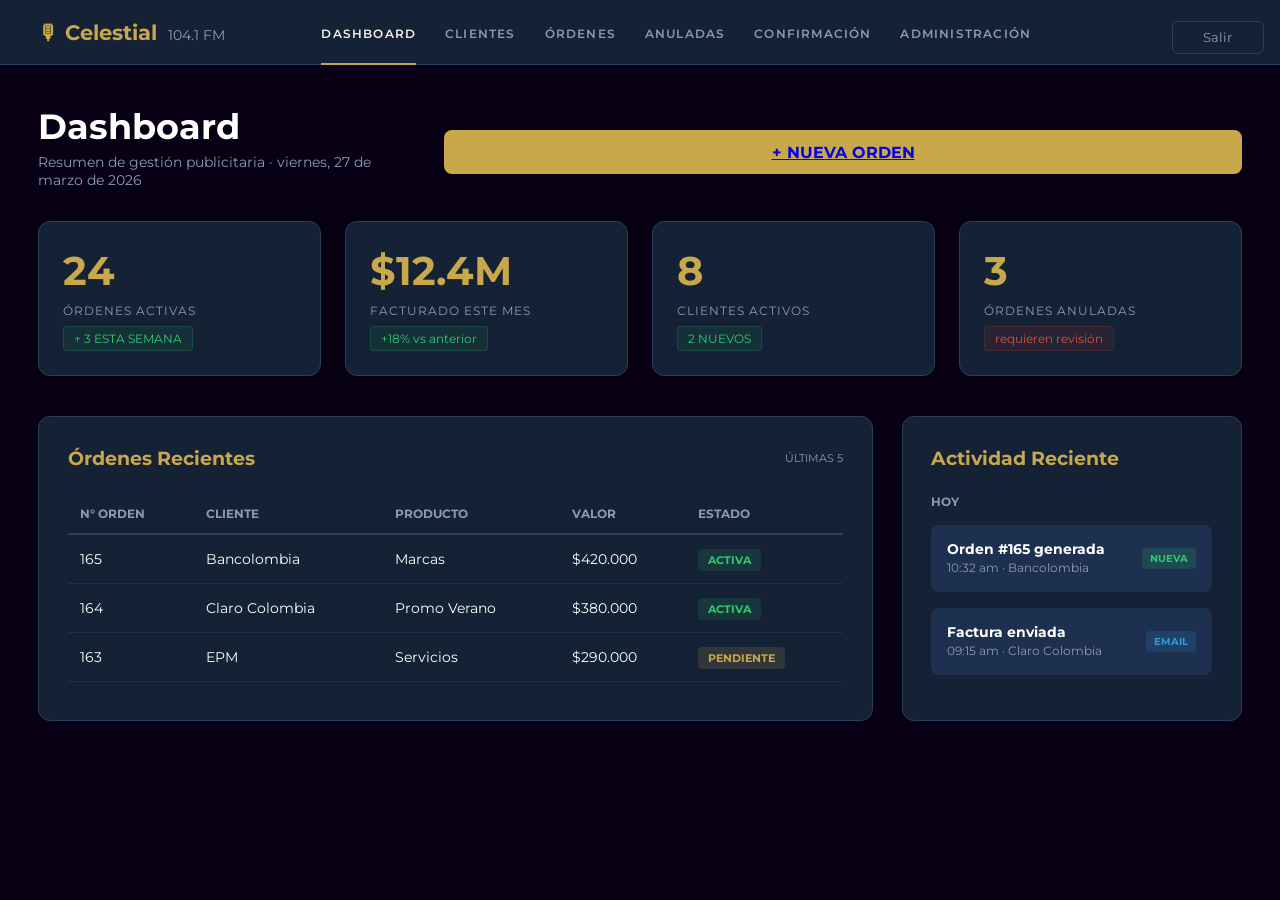
<file: index.html>
<!DOCTYPE html>
<html lang="es">
<head>
    <meta charset="UTF-8">
    <meta name="viewport" content="width=device-width, initial-scale=1.0">
    <link rel="icon" type="image/avif" href="img/logo.avif">
    <link rel="shortcut icon" href="img/logo.avif">
    <link rel="stylesheet" href="style.css">
    <title>Celestial Stereo 104.1 FM</title>
</head>
<body>
    <header>
        <div class="topbar-brand">
            🎙 Celestial <span>104.1 FM</span>
        </div>

        <nav>
            <ul>
                <li><a href="index.html" class="active-link">DASHBOARD</a></li>
                <li><a href="clientes.html">CLIENTES</a></li>
                <li><a href="ordenes.html">ÓRDENES</a></li>
                <li><a href="anuladas.html">ANULADAS</a></li>
                <li><a href="Confirmacion.html">CONFIRMACIÓN</a></li>
                <li><a href="administracion.html">ADMINISTRACIÓN</a></li>
            </ul>
        </nav>

        <div class="boton-salir">
            <button>Salir</button>
        </div>
    </header>

    <section class="text-prin">
        <div class="dashboard-container">
            <div class="titulo-boton">
                <h1>Dashboard</h1>
                <p>Resumen de gestión publicitaria · viernes, 27 de marzo de 2026</p>
            </div>
            <button class="nueva-orden"><a href="ordenes.html">+ NUEVA ORDEN</a></button>
        </div>
    </section>

    <section class="kpis-container">
        <div class="card">
            <h2 class="kpi-value" id="ordenes">24</h2>
            <span class="kpi-title">ÓRDENES ACTIVAS</span>
            <div class="trend-badge positive" id="kpi-ordenes-activas">↑ 3 ESTA SEMANA</div>
        </div>

        <div class="card">
            <h2 class="kpi-value" id="facturado">$12.4M</h2>
            <span class="kpi-title">Facturado este mes</span>
            <div class="trend-badge positive" id="kpi-facturado-mes">+18% vs anterior</div>
        </div>

        <div class="card">
            <h2 class="kpi-value" id="clientes">8</h2>
            <span class="kpi-title">Clientes activos</span>
            <div class="trend-badge positive" id="kpi-clientes-activos">2 NUEVOS</div>
        </div>

        <div class="card">
            <h2 class="kpi-value" id="anuladas">3</h2>
            <span class="kpi-title">Órdenes anuladas</span>
            <div class="trend-badge danger" id="kpi-odenes-anuladas">requieren revisión</div>
        </div>
    </section>

    <main class="dashboard-grid">
        <section class="recent-orders">
            <div class="card-header">
                <h3>Órdenes Recientes</h3>
                <span>ÚLTIMAS 5</span>
            </div>
            
            <table class="orders-table">
                <thead>
                    <tr>
                        <th>N° ORDEN</th>
                        <th>CLIENTE</th>
                        <th>PRODUCTO</th>
                        <th>VALOR</th>
                        <th>ESTADO</th>
                    </tr>
                </thead>
                <tbody>
                    <tr>
                        <td>165</td>
                        <td>Bancolombia</td>
                        <td>Marcas</td>
                        <td>$420.000</td>
                        <td><span class="status-pill active">ACTIVA</span></td>
                    </tr>
                    <tr>
                        <td>164</td>
                        <td>Claro Colombia</td>
                        <td>Promo Verano</td>
                        <td>$380.000</td>
                        <td><span class="status-pill active">ACTIVA</span></td>
                    </tr>
                    <tr>
                        <td>163</td>
                        <td>EPM</td>
                        <td>Servicios</td>
                        <td>$290.000</td>
                        <td><span class="status-pill pending">PENDIENTE</span></td>
                    </tr>
                </tbody>
            </table>
        </section>

        <aside class="recent-activity">
            <div class="card-header">
                <h3>Actividad Reciente</h3>
            </div>
            <p class="date-label">HOY</p>
            
            <div class="activity-feed">
                <div class="activity-item">
                    <div class="activity-text">
                        <strong>Orden #165 generada</strong>
                        <small>10:32 am · Bancolombia</small>
                    </div>
                    <span class="tag tag-new">NUEVA</span>
                </div>

                <div class="activity-item">
                    <div class="activity-text">
                        <strong>Factura enviada</strong>
                        <small>09:15 am · Claro Colombia</small>
                    </div>
                    <span class="tag tag-email">EMAIL</span>
                </div>
            </div>
        </aside>
    </main>
    <script src="clientes.js"></script>
</body>
</html>
</file>
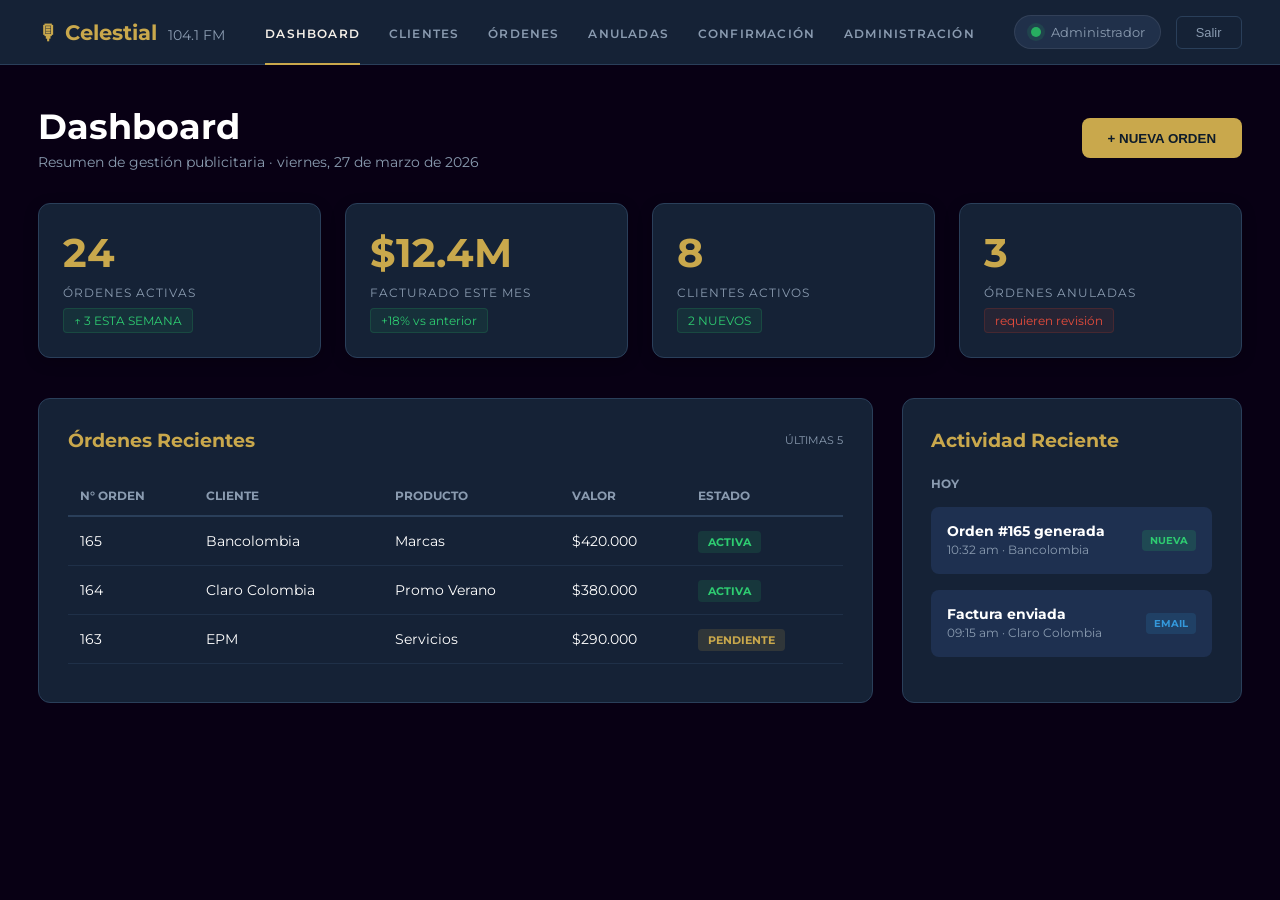
<file: html/index.html>
<!DOCTYPE html>
<html lang="es">
<head>
    <meta charset="UTF-8">
    <meta name="viewport" content="width=device-width, initial-scale=1.0">
    <link rel="icon" type="image/avif" href="../img/logo.avif">
    <link rel="shortcut icon" href="../img/logo.avif">
    <link rel="stylesheet" href="../css/style.css">
    <title>Celestial Stereo 104.1 FM</title>
</head>
<body>
    <header>
        <div class="topbar-brand">
            🎙 Celestial <span>104.1 FM</span>
        </div>

        <nav>
            <ul>
                <li><a href="index.html" class="active-link">DASHBOARD</a></li>
                <li><a href="clientes.html">CLIENTES</a></li>
                <li><a href="ordenes.html">ÓRDENES</a></li>
                <li><a href="anuladas.html">ANULADAS</a></li>
                <li><a href="Confirmacion.html">CONFIRMACIÓN</a></li>
                <li><a href="administracion.html">ADMINISTRACIÓN</a></li>
            </ul>
        </nav>

        <div class="header-actions">
            <div class="admin-status is-active" aria-label="Administrador activo">
                <span class="status-dot"></span>
                <span>Administrador</span>
            </div>
            <div class="boton-salir">
                <button>Salir</button>
            </div>
        </div>
    </header>

    <section class="text-prin">
        <div class="dashboard-container">
            <div class="titulo-boton">
                <h1>Dashboard</h1>
                <p>Resumen de gestión publicitaria · viernes, 27 de marzo de 2026</p>
            </div>
            <button class="nueva-orden"><a href="ordenes.html">+ NUEVA ORDEN</a></button>
        </div>
    </section>

    <section class="kpis-container">
        <div class="card">
            <h2 class="kpi-value" id="ordenes">24</h2>
            <span class="kpi-title">ÓRDENES ACTIVAS</span>
            <div class="trend-badge positive" id="kpi-ordenes-activas">↑ 3 ESTA SEMANA</div>
        </div>

        <div class="card">
            <h2 class="kpi-value" id="facturado">$12.4M</h2>
            <span class="kpi-title">Facturado este mes</span>
            <div class="trend-badge positive" id="kpi-facturado-mes">+18% vs anterior</div>
        </div>

        <div class="card">
            <h2 class="kpi-value" id="clientes">8</h2>
            <span class="kpi-title">Clientes activos</span>
            <div class="trend-badge positive" id="kpi-clientes-activos">2 NUEVOS</div>
        </div>

        <div class="card">
            <h2 class="kpi-value" id="anuladas">3</h2>
            <span class="kpi-title">Órdenes anuladas</span>
            <div class="trend-badge danger" id="kpi-odenes-anuladas">requieren revisión</div>
        </div>
    </section>

    <main class="dashboard-grid">
        <section class="recent-orders">
            <div class="card-header">
                <h3>Órdenes Recientes</h3>
                <span>ÚLTIMAS 5</span>
            </div>
            
            <table class="orders-table">
                <thead>
                    <tr>
                        <th>N° ORDEN</th>
                        <th>CLIENTE</th>
                        <th>PRODUCTO</th>
                        <th>VALOR</th>
                        <th>ESTADO</th>
                    </tr>
                </thead>
                <tbody>
                    <tr>
                        <td>165</td>
                        <td>Bancolombia</td>
                        <td>Marcas</td>
                        <td>$420.000</td>
                        <td><span class="status-pill active">ACTIVA</span></td>
                    </tr>
                    <tr>
                        <td>164</td>
                        <td>Claro Colombia</td>
                        <td>Promo Verano</td>
                        <td>$380.000</td>
                        <td><span class="status-pill active">ACTIVA</span></td>
                    </tr>
                    <tr>
                        <td>163</td>
                        <td>EPM</td>
                        <td>Servicios</td>
                        <td>$290.000</td>
                        <td><span class="status-pill pending">PENDIENTE</span></td>
                    </tr>
                </tbody>
            </table>
        </section>

        <aside class="recent-activity">
            <div class="card-header">
                <h3>Actividad Reciente</h3>
            </div>
            <p class="date-label">HOY</p>
            
            <div class="activity-feed">
                <div class="activity-item">
                    <div class="activity-text">
                        <strong>Orden #165 generada</strong>
                        <small>10:32 am · Bancolombia</small>
                    </div>
                    <span class="tag tag-new">NUEVA</span>
                </div>

                <div class="activity-item">
                    <div class="activity-text">
                        <strong>Factura enviada</strong>
                        <small>09:15 am · Claro Colombia</small>
                    </div>
                    <span class="tag tag-email">EMAIL</span>
                </div>
            </div>
        </aside>
    </main>
    <script src="../js/clientes.js"></script>
</body>
</html>
</file>
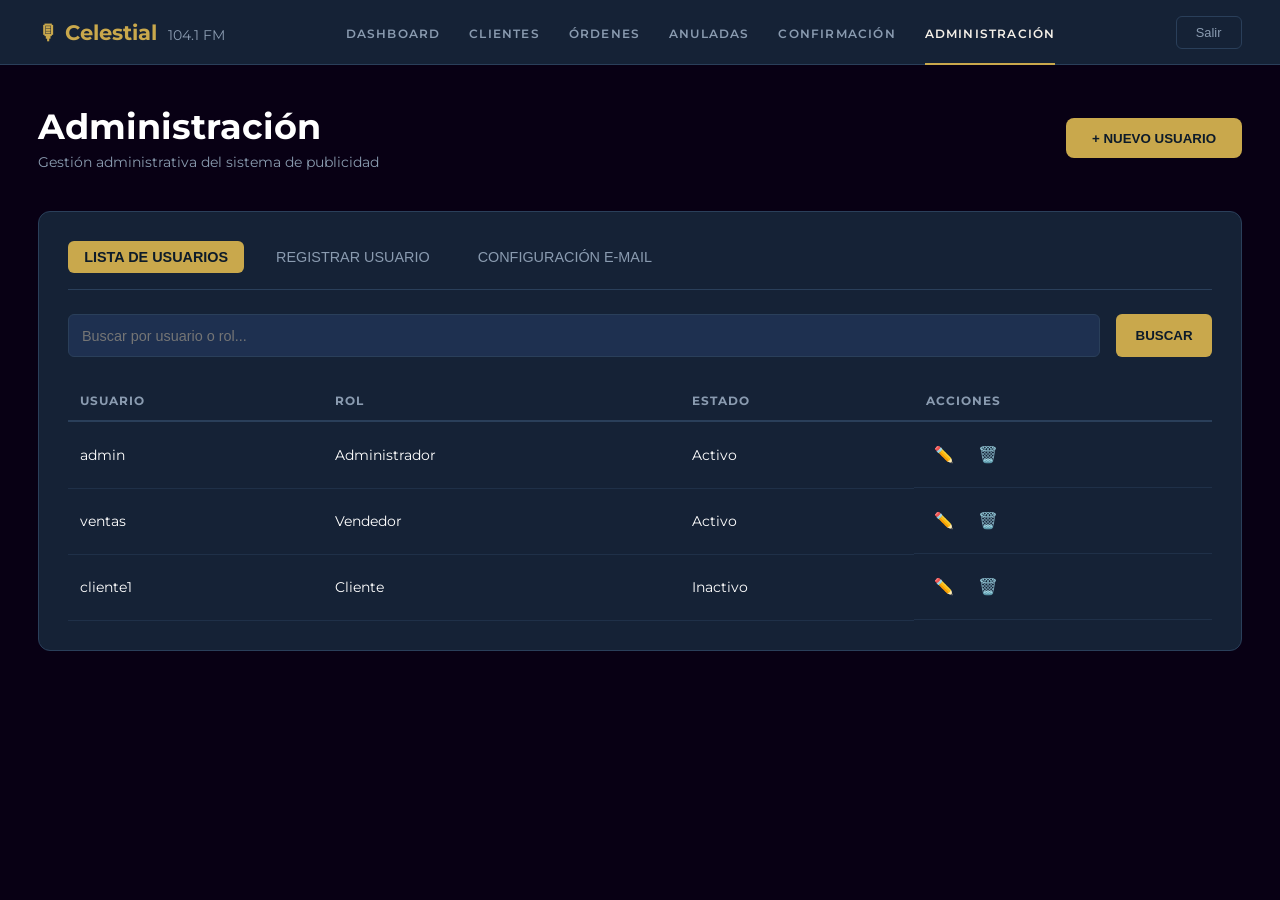
<file: administracion.html>
<!DOCTYPE html>
<html lang="es">

<head>
    <meta charset="UTF-8">
    <meta name="viewport" content="width=device-width, initial-scale=1.0">
    <link rel="icon" type="image/avif" href="img/logo.avif">
    <link rel="stylesheet" href="styleAdmin.css">
    <title>Celestial Stereo 104.1 FM — Sistema de Gestión Publicitaria</title>
</head>

<body>
    <header>
        <div class="topbar-brand">
            🎙 Celestial <span>104.1 FM</span>
        </div>

        <nav>
            <ul>
                <li><a href="index.html">DASHBOARD</a></li>
                <li><a href="clientes.html">CLIENTES</a></li>
                <li><a href="ordenes.html">ÓRDENES</a></li>
                <li><a href="anuladas.html">ANULADAS</a></li>
                <li><a href="Confirmacion.html">CONFIRMACIÓN</a></li>
                <li><a href="administracion.html" class="active-link">ADMINISTRACIÓN</a></li>
            </ul>
        </nav>

        <div class="boton-salir">
            <button>Salir</button>
        </div>
    </header>

    <section class="text-prin">
        <div class="dashboard-container">
            <div class="titulo-boton">
                <h1>Administración</h1>
                <p>Gestión administrativa del sistema de publicidad</p>
            </div>
            <button class="nueva-orden"> <a href="#">+ NUEVO USUARIO</a></button>
        </div>
    </section>

    <main class="page-grid">
        <div class="main-card">

            <div class="tabs-container">
                <button class="tab-link active" id="tab-lista">LISTA DE USUARIOS</button>
                <button class="tab-link" id="tab-registro">REGISTRAR USUARIO</button>
                <button class="tab-link" id="tab-email">CONFIGURACIÓN E-MAIL</button>
            </div>

            <hr class="tab-separator">

            <section id="section-lista" class="tab-content active">

                <div class="search-bar">
                    <input type="text" placeholder="Buscar por usuario o rol..." id="input-busqueda">
                    <button type="button" class="btn-buscar">BUSCAR</button>
                </div>

                <table class="main-table">
                    <thead>
                        <tr>
                            <th>USUARIO</th>
                            <th>ROL</th>
                            <th>ESTADO</th>
                            <th>ACCIONES</th>
                        </tr>
                    </thead>
                    <tbody>
                        <tr>
                            <td>admin</td>
                            <td>Administrador</td>
                            <td>Activo</td>
                            <td class="acciones-cell">
                                <button type="button" class="btn-action edit">✏️</button>
                                <button type="button" class="btn-action delete">🗑️</button>
                            </td>
                        </tr>
                        <tr>
                            <td>ventas</td>
                            <td>Vendedor</td>
                            <td>Activo</td>
                            <td class="acciones-cell">
                                <button type="button" class="btn-action edit">✏️</button>
                                <button type="button" class="btn-action delete">🗑️</button>
                            </td>
                        </tr>
                        <tr>
                            <td>cliente1</td>
                            <td>Cliente</td>
                            <td>Inactivo</td>
                            <td class="acciones-cell">
                                <button type="button" class="btn-action edit">✏️</button>
                                <button type="button" class="btn-action delete">🗑️</button>
                            </td>
                        </tr>
                    </tbody>
                </table>
            </section>

            <section id="section-registro" class="tab-content">
                <div class="registro-clientes-tex">
                    <div class="titulo-clientes-registro">
                        <h1>Registrar Nuevo Usuario</h1>
                        <p>Módulo Celestial Stereo — Administración</p>
                    </div>
                </div>
                <form class="form-registro">
                    <div class="form-grid">
                        <div class="form-group">
                            <label>USUARIO</label>
                            <input type="text" name="usuario" placeholder="nombreusuario" required>
                        </div>
                        <div class="form-group">
                            <label>CONTRASEÑA</label>
                            <input type="password" name="password" placeholder="Contraseña segura" required>
                        </div>
                        <div class="form-group">
                            <label>ROL</label>
                            <select name="rol" required>
                                <option value="">Seleccionar rol</option>
                                <option value="admin">Administrador</option>
                                <option value="vendedor">Vendedor</option>
                                <option value="cliente">Cliente</option>
                            </select>
                        </div>
                        <div class="form-group">
                            <label>ESTADO</label>
                            <select name="estado" required>
                                <option value="activo">Activo</option>
                                <option value="inactivo">Inactivo</option>
                            </select>
                        </div>
                    </div>
                    <button type="submit" class="btn-save">GUARDAR USUARIO</button>
                    <button type="reset" class="btn-limpiar">LIMPIAR</button>
                </form>
            </section>

            <section id="section-email" class="tab-content">
                <div class="registro-clientes-tex">
                    <div class="titulo-clientes-registro">
                        <h1>Configuración E-mail</h1>
                        <p>Parámetros del servidor SMTP de Celestial Stereo</p>
                    </div>
                </div>

                <form class="form-registro form-email" id="form-email-config">
                    <div class="email-layout">
                        <div class="email-card">
                            <h2>Datos de acceso</h2>
                            <p class="email-card-text">Define la cuenta principal desde la cual el sistema enviará facturas, certificaciones y notificaciones.</p>

                            <div class="form-grid form-grid-email">
                                <div class="form-group full-width">
                                    <label>CORREO EMISOR</label>
                                    <input type="email" id="email-remitente" placeholder="emisora@celestialstereo.com" required>
                                </div>
                                <div class="form-group">
                                    <label>CONTRASEÑA</label>
                                    <input type="password" id="email-password" placeholder="Contraseña del correo" required>
                                </div>
                                <div class="form-group">
                                    <label>CONFIRMAR CONTRASEÑA</label>
                                    <input type="password" id="email-password-confirm" placeholder="Repetir contraseña" required>
                                </div>
                            </div>
                        </div>

                        <div class="email-card">
                            <h2>Servidor SMTP</h2>
                            <p class="email-card-text">Configura los parámetros técnicos para el envío automático de correos desde el sistema.</p>

                            <div class="form-grid form-grid-email">
                                <div class="form-group">
                                    <label>HOST SMTP</label>
                                    <input type="text" id="smtp-host" placeholder="smtp.gmail.com" required>
                                </div>
                                <div class="form-group">
                                    <label>PUERTO</label>
                                    <input type="number" id="smtp-port" placeholder="587" required>
                                </div>
                                <div class="form-group">
                                    <label>SEGURIDAD</label>
                                    <select id="smtp-security" required>
                                        <option value="tls">TLS</option>
                                        <option value="ssl">SSL</option>
                                        <option value="none">Sin cifrado</option>
                                    </select>
                                </div>
                                <div class="form-group">
                                    <label>CORREO DE RESPUESTA</label>
                                    <input type="email" id="smtp-replyto" placeholder="soporte@celestialstereo.com">
                                </div>
                            </div>
                        </div>
                    </div>

                    <div class="email-status" id="email-status" aria-live="polite"></div>

                    <div class="email-actions">
                        <button type="submit" class="btn-save">GUARDAR CONFIGURACIÓN</button>
                        <button type="button" class="btn-limpiar" id="btn-test-email">PROBAR CONEXIÓN</button>
                    </div>
                </form>
            </section>
        </div>

    </main>
    <script src="administracion.js"></script>
</body>

</html>
</file>
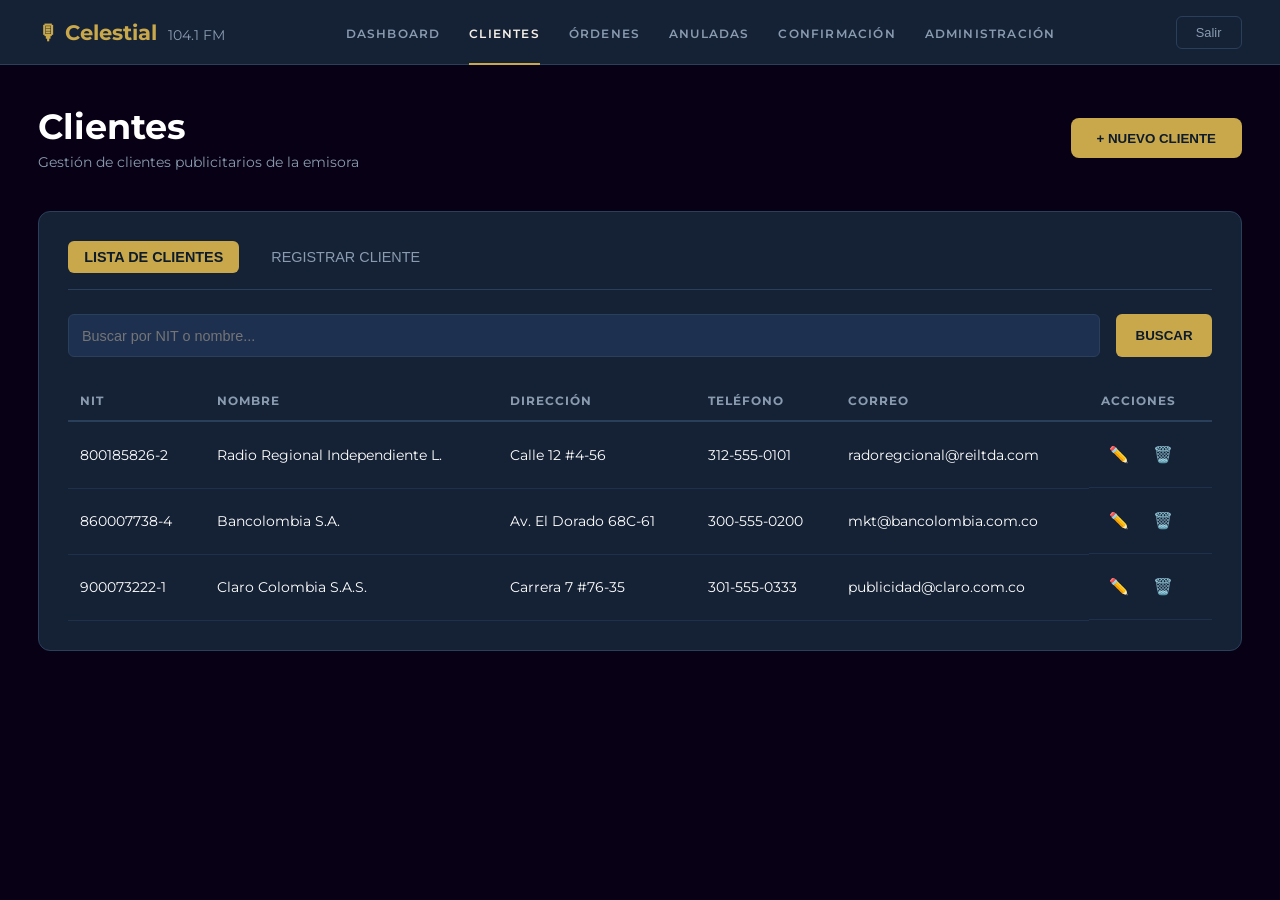
<file: clientes.html>
<!DOCTYPE html>
<html lang="es">

<head>
    <meta charset="UTF-8">
    <meta name="viewport" content="width=device-width, initial-scale=1.0">
    <link rel="icon" type="image/avif" href="img/logo.avif">
    <link rel="stylesheet" href="styleClientes.css">
    <title>Celestial Stereo 104.1 FM — Sistema de Gestión Publicitaria</title>
</head>

<body>
    <header>
        <div class="topbar-brand">
            🎙 Celestial <span>104.1 FM</span>
        </div>

        <nav>
            <ul>
                <li><a href="index.html">DASHBOARD</a></li>
                <li><a href="clientes.html">CLIENTES</a></li>
                <li><a href="ordenes.html">ÓRDENES</a></li>
                <li><a href="anuladas.html">ANULADAS</a></li>
                <li><a href="Confirmacion.html">CONFIRMACIÓN</a></li>
                <li><a href="administracion.html">ADMINISTRACIÓN</a></li>
            </ul>
        </nav>

        <div class="boton-salir">
            <button>Salir</button>
        </div>
    </header>

    <section class="text-prin">
        <div class="dashboard-container">
            <div class="titulo-boton">
                <h1>Clientes</h1>
                <p>Gestión de clientes publicitarios de la emisora</p>
            </div>
            <button class="nueva-orden"> <a href="#">+ NUEVO CLIENTE</a></button>
        </div>
    </section>

    <main class="page-grid">
        <div class="main-card">

            <div class="tabs-container">
                <button class="tab-link active" id="tab-lista">LISTA DE CLIENTES</button>
                <button class="tab-link" id="tab-registro">REGISTRAR CLIENTE</button>
            </div>

            <hr class="tab-separator">

            <section id="section-lista" class="tab-content active">

                <div class="search-bar">
                    <input type="text" placeholder="Buscar por NIT o nombre..." id="input-busqueda">
                    <button type="button" class="btn-buscar">BUSCAR</button>
                </div>

                <table class="main-table">
                    <thead>
                        <tr>
                            <th>NIT</th>
                            <th>NOMBRE</th>
                            <th>DIRECCIÓN</th>
                            <th>TELÉFONO</th>
                            <th>CORREO</th>
                            <th>ACCIONES</th>
                        </tr>
                    </thead>
                    <tbody>
                        <tr>
                            <td>800185826-2</td>
                            <td>Radio Regional Independiente L.</td>
                            <td>Calle 12 #4-56</td>
                            <td>312-555-0101</td>
                            <td>radoregcional@reiltda.com</td>
                            <td class="acciones-cell">
                                <button type="button" class="btn-action edit">✏️</button>
                                <button type="button" class="btn-action delete">🗑️</button>
                            </td>
                        </tr>
                        <tr>
                            <td>860007738-4</td>
                            <td>Bancolombia S.A.</td>
                            <td>Av. El Dorado 68C-61</td>
                            <td>300-555-0200</td>
                            <td>mkt@bancolombia.com.co</td>
                            <td class="acciones-cell">
                                <button type="button" class="btn-action edit">✏️</button>
                                <button type="button" class="btn-action delete">🗑️</button>
                            </td>
                        </tr>
                        <tr>
                            <td>900073222-1</td>
                            <td>Claro Colombia S.A.S.</td>
                            <td>Carrera 7 #76-35</td>
                            <td>301-555-0333</td>
                            <td>publicidad@claro.com.co</td>
                            <td class="acciones-cell">
                                <button type="button" class="btn-action edit">✏️</button>
                                <button type="button" class="btn-action delete">🗑️</button>
                            </td>
                        </tr>
                    </tbody>
                </table>
            </section>

            <section id="section-registro" class="tab-content">
                <div class="registro-clientes-tex">
                    <div class="titulo-clientes-registro">
                        <h1>Registrar Nuevo Cliente</h1>
                        <p>Módulo Celestial Stereo — Clientes</p>
                    </div>
                </div>
                <form class="form-registro">
                    <div class="form-grid">
                        <div class="form-group">
                            <label>NIT / CÉDULA</label>
                            <input type="text" name="nit" placeholder="584265775-1" required>
                        </div>
                        <div class="form-group">
                            <label>NOMBRE COMPLETO / RAZÓN SOCIAL</label>
                            <input type="text" name="nombre" placeholder="Nombre de la empresa" required>
                        </div>
                        <div class="form-group">
                            <label>DIRECCIÓN</label>
                            <input type="text" name="direccion"  placeholder="calle 20 #42a-45">
                        </div>
                        <div class="form-group">
                            <label>TELÉFONO DE CONTACTO</label>
                            <input type="tel" name="telefono" placeholder="300-555-0000">
                        </div>
                        <div class="form-group">
                            <label>CORREO ELECTRÓNICO</label>
                            <input type="email" name="correo" placeholder="contacto@empresa.com">
                        </div>
                    </div>
                    <button type="submit" class="btn-save">GUARDAR CLIENTE</button>
                    <button type="reset" class="btn-limpiar">LIMPIAR</button>
                </form>
            </section>
        </div>
    </main>
    <script src="clientes.js"></script>
</body>

</html>
</file>
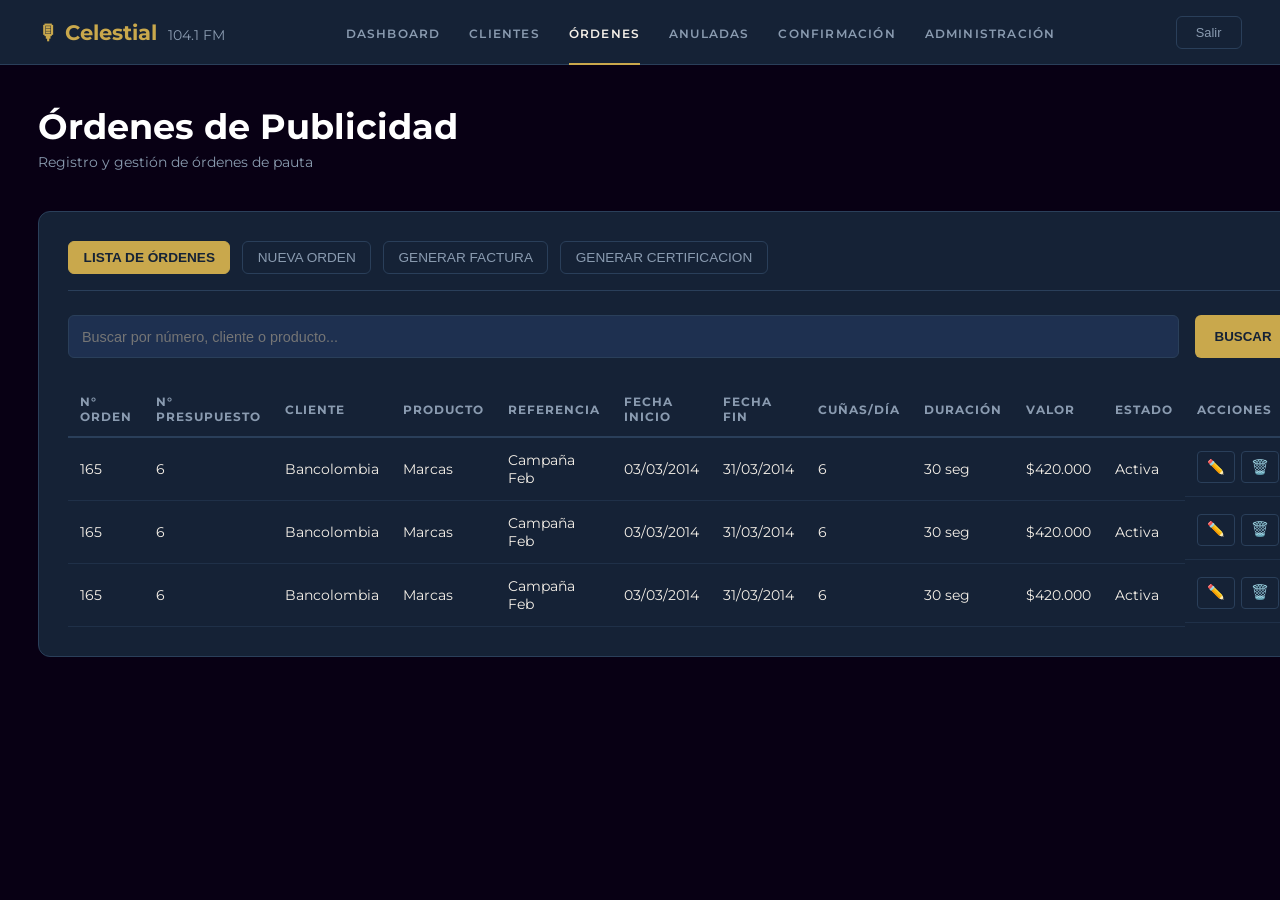
<file: ordenes.html>
<!DOCTYPE html>
<html lang="es">

<head>
    <meta charset="UTF-8">
    <meta name="viewport" content="width=device-width, initial-scale=1.0">
    <link rel="icon" type="image/avif" href="img/logo.avif">
    <link rel="stylesheet" href="styleOrdenes.css">
    <title>Celestial Stereo 104.1 FM — Sistema de Gestión Publicitaria</title>
</head>

<body>
    <header>
        <div class="topbar-brand">
            🎙 Celestial <span>104.1 FM</span>
        </div>

        <nav>
            <ul>
                <li><a href="index.html">DASHBOARD</a></li>
                <li><a href="clientes.html">CLIENTES</a></li>
                <li><a href="ordenes.html">ÓRDENES</a></li>
                <li><a href="anuladas.html">ANULADAS</a></li>
                <li><a href="Confirmacion.html">CONFIRMACIÓN</a></li>
                <li><a href="administracion.html">ADMINISTRACIÓN</a></li>
            </ul>
        </nav>

        <div class="boton-salir">
            <button>Salir</button>
        </div>
    </header>

    <section class="text-prin">
        <div class="dashboard-container">
            <div class="titulo-boton">
                <h1>Órdenes de Publicidad</h1>
                <p>Registro y gestión de órdenes de pauta</p>
            </div>
        </div>
    </section>

    <main class="page-grid">
        <div class="main-card">

            <div class="tabs-container">
                <button class="tab-link active" id="tab-lista">LISTA DE ÓRDENES</button>
                <button class="tab-link" id="tab-registro">NUEVA ORDEN</button>
                <button class="tab-link" id="tab-factura">GENERAR FACTURA</button>
                <button class="tab-link" id="tab-certificacion">GENERAR CERTIFICACION</button>
            </div>

            <hr class="tab-separator">

            <section id="lista" class="tab-content active">

                <div class="search-bar">
                    <input type="text" placeholder="Buscar por número, cliente o producto..." id="busqueda">
                    <button type="button" class="btn-buscar">BUSCAR</button>
                </div>

                <table class="main-table">
                    <thead>
                        <tr>
                            <th>N° Orden</th>
                            <th>N° Presupuesto</th>
                            <th>Cliente</th>
                            <th>Producto</th>
                            <th>Referencia</th>
                            <th>Fecha Inicio</th>
                            <th>Fecha Fin</th>
                            <th>Cuñas/día</th>
                            <th>Duración</th>
                            <th>Valor</th>
                            <th>Estado</th>
                            <th>Acciones</th>
                        </tr>
                    </thead>
                    <tbody>
                        <tr>
                            <td>165</td>
                            <td>6</td>
                            <td>Bancolombia</td>
                            <td>Marcas</td>
                            <td>Campaña Feb</td>
                            <td>03/03/2014</td>
                            <td>31/03/2014</td>
                            <td>6</td>
                            <td>30 seg</td>
                            <td>$420.000</td>
                            <td>Activa</td>
                            <td class="acciones-cell">
                                <button type="button" class="btn-action edit">✏️</button>
                                <button type="button" class="btn-action delete">🗑️</button>
                            </td>
                        </tr>
                        <tr>
                            <td>165</td>
                            <td>6</td>
                            <td>Bancolombia</td>
                            <td>Marcas</td>
                            <td>Campaña Feb</td>
                            <td>03/03/2014</td>
                            <td>31/03/2014</td>
                            <td>6</td>
                            <td>30 seg</td>
                            <td>$420.000</td>
                            <td>Activa</td>
                            <td class="acciones-cell">
                                <button type="button" class="btn-action edit">✏️</button>
                                <button type="button" class="btn-action delete">🗑️</button>
                            </td>
                        </tr>
                        <tr>
                            <td>165</td>
                            <td>6</td>
                            <td>Bancolombia</td>
                            <td>Marcas</td>
                            <td>Campaña Feb</td>
                            <td>03/03/2014</td>
                            <td>31/03/2014</td>
                            <td>6</td>
                            <td>30 seg</td>
                            <td>$420.000</td>
                            <td>Activa</td>
                            <td class="acciones-cell">
                                <button type="button" class="btn-action edit">✏️</button>
                                <button type="button" class="btn-action delete">🗑️</button>
                            </td>
                        </tr>
                    </tbody>
                </table>
            </section>

            <section id="registro" class="tab-content">

                <div class="registro-clientes-tex">
                    <div class="titulo-clientes-registro">
                        <h1>Orden de Publicidad</h1>
                        <p>Módulo Nueva Orden</p>
                    </div>
                </div>
                <form class="form-registro">
                    <div class="form-grid">
                        <div class="form-group">
                            <label>Número de Orden</label>
                            <input type="number" id="ord-num" placeholder="Autogenerado" value="166">
                        </div>
                        <div class="form-group">
                            <label>Cliente (NIT)</label>
                            <select id="ord-cliente">
                                <option>800185826-2 — Radio Regional Independiente L.</option>
                                <option>860007738-4 — Bancolombia S.A.</option>
                                <option>900073222-1 — Claro Colombia S.A.S.</option>
                            </select>
                        </div>
                        <div class="form-group">
                            <label>Número de Presupuesto</label>
                            <input type="number" id="ord-presup" placeholder="7">
                        </div>
                        <div class="form-group">
                            <label>Nombre del Cliente</label>
                            <input type="text" id="ord-cliente-name">
                        </div>
                        <div class="form-group">
                            <label>Producto</label>
                            <input type="text" id="ord-producto" placeholder="Ej: BANCOLOMBIA">
                        </div>
                        <div class="form-group">
                            <label>Fecha de Orden</label>
                            <input type="date" id="ord-fecha">
                        </div>
                        <div class="form-group">
                            <label>Referencia</label>
                            <input type="text" id="ord-ref" placeholder="Ej: MARCAS">
                        </div>
                        <div class="form-group">
                            <label>Valor ($)</label>
                            <input type="number" id="ord-valor" placeholder="420000">
                        </div>
                        <div class="form-group">
                            <label>Fecha de Inicio</label>
                            <input type="date" id="ord-inicio">
                        </div>
                        <div class="form-group">
                            <label>Fecha de Terminación</label>
                            <input type="date" id="ord-fin">
                        </div>
                        <div class="form-group">
                            <label>No. de Cuñas Diarias</label>
                            <input type="number" id="ord-cunas" placeholder="6">
                        </div>
                        <div class="form-group">
                            <label>Duración (segundos)</label>
                            <input type="number" id="ord-duracion" placeholder="30">
                        </div>
                        <hr class="section-divider" />
                        <div style="display:flex;align-items:center;gap:0.8rem;margin-bottom:0.5rem">
                            <input type="checkbox" id="ord-24h" />
                            <label for="ord-24h" style="color:var(--muted);font-size:0.85rem">Horarios 24H</label>
                        </div>
                        <div class="form-grid">
                            <div class="form-group">
                                <label>Horarios</label>
                                <textarea id="ord-horarios"
                                    placeholder="8:00, 10:00, 12:00, 14:00, 16:00, 19:00">8:00, 10:00, 12:00, 14:00, 16:00, 19:00</textarea>
                            </div>
                            <div class="form-group">
                                <label>Días Pauta</label>
                                <textarea id="ord-dias" placeholder="LUNES A VIERNES">LUNES A VIERNES</textarea>
                            </div>
                        </div>
                        <hr class="section-divider" />
                        <div class="value-display" id="valor-display">$0</div>
                        <div style="font-size:0.72rem;color:var(--muted);margin-top:0.4rem;letter-spacing:0.1em">
                            VALOR TOTAL DE LA ORDEN</div>
                    </div>
                    <div style="display:flex;gap:0.8rem;flex-wrap:wrap;margin-top:1.2rem">
                        <button type="button" class="btn btn-gold">Guardar Orden</button>
                        <button type="button" class="btn btn-success" id="btn-go-factura">Generar Factura</button>
                        <button type="button" class="btn btn-info" id="btn-go-certificacion">Generar Certificación</button>
                        <button type="button" class="btn btn-danger">Anular Orden</button>
                        <button type="reset" class="btn btn-outline">Limpiar</button>
                    </div>
                </form>
            </section>

            <section id="factura" class="tab-content">
                <div class="doc-header">
                    <div>
                        <h2>Generar Factura</h2>
                        <p>Vista previa del documento listo para impresión</p>
                    </div>
                    <button type="button" class="btn btn-gold" onclick="window.print()">Imprimir</button>
                </div>

                <article class="doc-preview doc-paper">
                    <div class="doc-logo">
                        <img src="img/logo.avif" alt="Logo Celestial Stereo" class="doc-logo-img">
                        <div>
                            <p class="doc-logo-name">Corporación Juan Valdez de Santa Rosa de Cabal</p>
                            <p class="doc-logo-meta">CELESTIAL STEREO 104.1 FM · NIT 890.001.901-1</p>
                        </div>
                    </div>

                    <h3 class="doc-title">FACTURA DE PUBLICIDAD RADIAL</h3>

                    <div class="doc-field"><span>Fecha:</span><strong>07 de mayo de 2014</strong></div>
                    <div class="doc-field doc-field-single"><span>Publicidad Radial — Transmitida en la emisora Celestial Stereo 104.1 FM</span></div>
                    <div class="doc-field"><span>Orden de Publicidad No.:</span><strong>165</strong></div>
                    <div class="doc-field"><span>Transmisión:</span><strong>03/03/2014 — 31/03/2014</strong></div>
                    <div class="doc-field"><span>Cliente:</span><strong>BANCOLOMBIA</strong></div>
                    <div class="doc-field"><span>Producto:</span><strong>MARCAS</strong></div>
                    <div class="doc-field"><span>Cuñas diarias:</span><strong>6</strong></div>
                    <div class="doc-field"><span>Días de pauta:</span><strong>LUNES A VIERNES</strong></div>
                    <div class="doc-field"><span>Horarios:</span><strong>8:00, 10:00, 12:00, 14:00, 16:00, 19:00</strong></div>

                    <div class="doc-total-box">
                        <b>TOTAL: $420.000</b>
                        <small>CUATROCIENTOS VEINTE MIL PESOS M/CTE</small>
                    </div>

                    <p class="doc-note">
                        FAVOR HACER CHEQUE Y/O TRANSFERENCIA A CORPORACIÓN JUAN VALDEZ DE SANTA ROSA DE CABAL,
                        IDENTIFICADA CON NIT No. 890.001.901-1.
                        Y DEPOSITAR EN EL BANCO DE BOGOTÁ A LA CUENTA CORRIENTE No. 512-01020-8.
                    </p>

                    <div class="doc-signature">
                        <p>HÉCTOR ARIEL ALARCON CASPIO</p>
                        <small>Director Emisora Comunitaria</small>
                    </div>
                </article>
            </section>

            <section id="certificacion" class="tab-content">
                <div class="doc-header">
                    <div>
                        <h2>Generar Certificación</h2>
                        <p>Documento de cumplimiento de transmisión</p>
                    </div>
                    <button type="button" class="btn btn-gold" onclick="window.print()">Imprimir</button>
                </div>

                <article class="doc-preview doc-paper">
                    <div class="doc-logo">
                        <img src="img/logo.avif" alt="Logo Celestial Stereo" class="doc-logo-img">
                        <div>
                            <p class="doc-logo-name">Corporación Juan Valdez de Santa Rosa de Cabal</p>
                            <p class="doc-logo-meta">CELESTIAL STEREO 104.1 FM · NIT 890.001.901-1</p>
                        </div>
                    </div>

                    <h3 class="doc-title">CERTIFICACIÓN DE PAUTA</h3>

                    <p class="doc-note doc-note-intro">
                        Por este medio certifico que la radio al transmitir la siguiente pauta en las fechas y
                        territorios relacionados a continuación:
                    </p>

                    <div class="doc-field"><span>Ordenado Por:</span><strong>RADIO REGIONAL INDEPENDIENTE L.</strong></div>
                    <div class="doc-field"><span>Cliente:</span><strong>BANCOLOMBIA</strong></div>
                    <div class="doc-field"><span>Referencia:</span><strong>MARCAS</strong></div>
                    <div class="doc-field"><span>Vigencia:</span><strong>01/03/2014 al 31/03/2014</strong></div>
                    <div class="doc-field"><span>Orden No.:</span><strong>165</strong></div>
                    <div class="doc-field"><span>Días de Pauta:</span><strong>LUNES A VIERNES</strong></div>
                    <div class="doc-field"><span>Cuñas Diarias:</span><strong>6</strong></div>
                    <div class="doc-field"><span>Horarios:</span><strong>8:00, 10:00, 12:00, 14:00, 16:00, 19:00</strong></div>

                    <p class="doc-note doc-note-after">Para administrar en Santa Rosa de Cabal ante el 07 días del mes de Mayo de 2014.</p>
                    <p class="doc-note doc-note-after">Cordialmente,</p>

                    <div class="doc-signature">
                        <p>HÉCTOR ARIEL ALARCON CASPIO</p>
                        <small>Director Emisora Comunitaria</small>
                    </div>
                </article>
            </section>
        </div>
    </main>
    <script src="ordenes.js"></script>
</body>
</html>
</file>
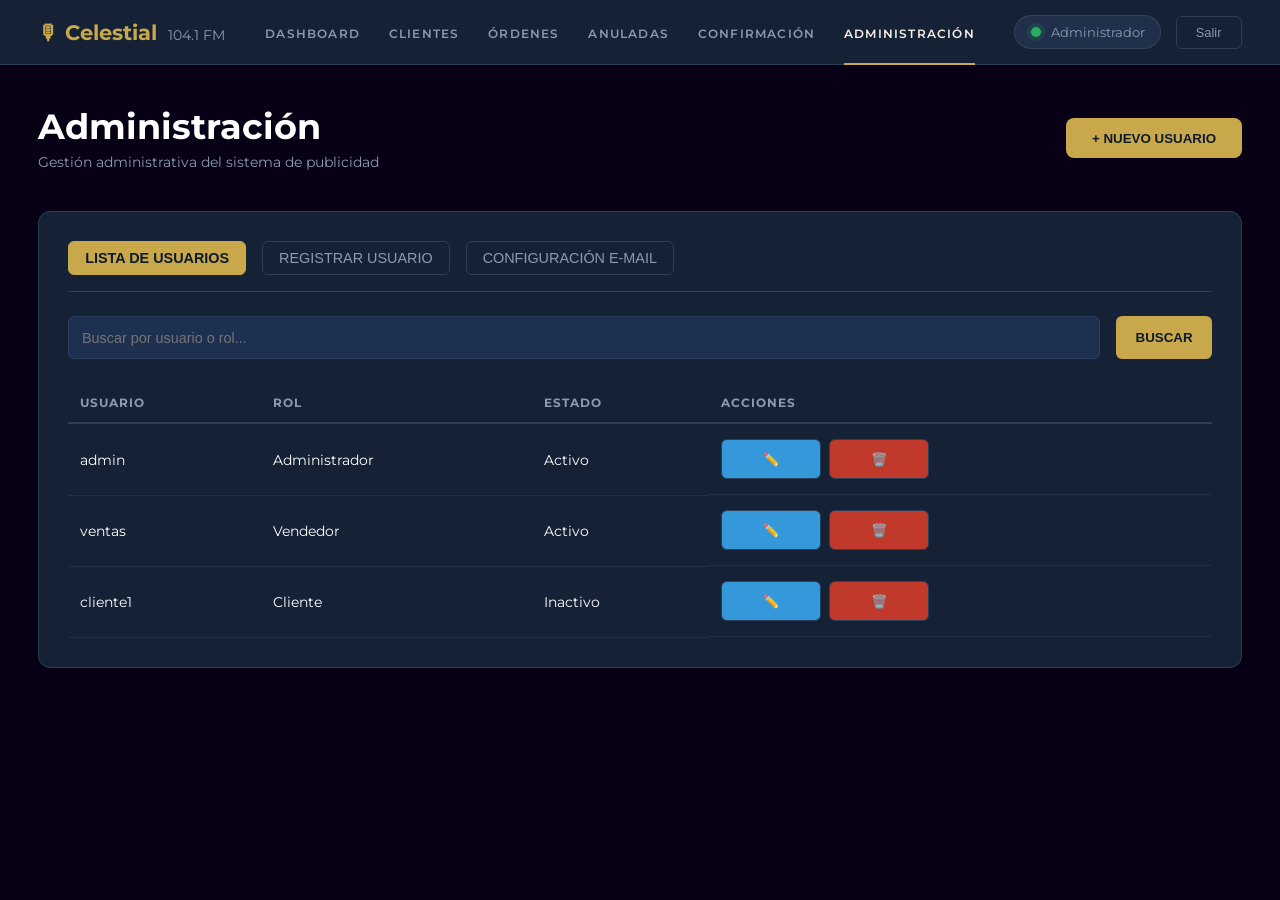
<file: html/administracion.html>
<!DOCTYPE html>
<html lang="es">

<head>
    <meta charset="UTF-8">
    <meta name="viewport" content="width=device-width, initial-scale=1.0">
    <link rel="icon" type="image/avif" href="../img/logo.avif">
    <link rel="stylesheet" href="../css/styleAdmin.css">
    <title>Celestial Stereo 104.1 FM — Sistema de Gestión Publicitaria</title>
</head>

<body>
    <header>
        <div class="topbar-brand">
            🎙 Celestial <span>104.1 FM</span>
        </div>

        <nav>
            <ul>
                <li><a href="index.html">DASHBOARD</a></li>
                <li><a href="clientes.html">CLIENTES</a></li>
                <li><a href="ordenes.html">ÓRDENES</a></li>
                <li><a href="anuladas.html">ANULADAS</a></li>
                <li><a href="Confirmacion.html">CONFIRMACIÓN</a></li>
                <li><a href="administracion.html" class="active-link">ADMINISTRACIÓN</a></li>
            </ul>
        </nav>

        <div class="header-actions">
            <div class="admin-status is-active" aria-label="Administrador activo">
                <span class="status-dot"></span>
                <span>Administrador</span>
            </div>
            <div class="boton-salir">
                <button>Salir</button>
            </div>
        </div>
    </header>

    <section class="text-prin">
        <div class="dashboard-container">
            <div class="titulo-boton">
                <h1>Administración</h1>
                <p>Gestión administrativa del sistema de publicidad</p>
            </div>
            <button class="nueva-orden"> <a href="#">+ NUEVO USUARIO</a></button>
        </div>
    </section>

    <main class="page-grid">
        <div class="main-card">

            <div class="tabs-container">
                <button class="tab-link active" id="tab-lista">LISTA DE USUARIOS</button>
                <button class="tab-link" id="tab-registro">REGISTRAR USUARIO</button>
                <button class="tab-link" id="tab-email">CONFIGURACIÓN E-MAIL</button>
            </div>

            <hr class="tab-separator">

            <section id="section-lista" class="tab-content active">

                <div class="search-bar">
                    <input type="text" placeholder="Buscar por usuario o rol..." id="input-busqueda">
                    <button type="button" class="btn-buscar">BUSCAR</button>
                </div>

                <table class="main-table">
                    <thead>
                        <tr>
                            <th>USUARIO</th>
                            <th>ROL</th>
                            <th>ESTADO</th>
                            <th>ACCIONES</th>
                        </tr>
                    </thead>
                    <tbody>
                        <tr>
                            <td>admin</td>
                            <td>Administrador</td>
                            <td>Activo</td>
                            <td class="acciones-cell">
                                <button type="button" class="btn-action edit">✏️</button>
                                <button type="button" class="btn-action delete">🗑️</button>
                            </td>
                        </tr>
                        <tr>
                            <td>ventas</td>
                            <td>Vendedor</td>
                            <td>Activo</td>
                            <td class="acciones-cell">
                                <button type="button" class="btn-action edit">✏️</button>
                                <button type="button" class="btn-action delete">🗑️</button>
                            </td>
                        </tr>
                        <tr>
                            <td>cliente1</td>
                            <td>Cliente</td>
                            <td>Inactivo</td>
                            <td class="acciones-cell">
                                <button type="button" class="btn-action edit">✏️</button>
                                <button type="button" class="btn-action delete">🗑️</button>
                            </td>
                        </tr>
                    </tbody>
                </table>
            </section>

            <section id="section-registro" class="tab-content">
                <div class="registro-clientes-tex">
                    <div class="titulo-clientes-registro">
                        <h1>Registrar Nuevo Usuario</h1>
                        <p>Módulo Celestial Stereo — Administración</p>
                    </div>
                </div>
                <form class="form-registro">
                    <div class="form-grid">
                        <div class="form-group">
                            <label>USUARIO</label>
                            <input type="text" name="usuario" placeholder="nombreusuario" required>
                        </div>
                        <div class="form-group">
                            <label>CONTRASEÑA</label>
                            <input type="password" name="password" placeholder="Contraseña segura" required>
                        </div>
                        <div class="form-group">
                            <label>ROL</label>
                            <select name="rol" required>
                                <option value="">Seleccionar rol</option>
                                <option value="admin">Administrador</option>
                                <option value="vendedor">Vendedor</option>
                                <option value="cliente">Cliente</option>
                            </select>
                        </div>
                        <div class="form-group">
                            <label>ESTADO</label>
                            <select name="estado" required>
                                <option value="activo">Activo</option>
                                <option value="inactivo">Inactivo</option>
                            </select>
                        </div>
                    </div>
                    <button type="submit" class="btn-save">GUARDAR USUARIO</button>
                    <button type="reset" class="btn-limpiar">LIMPIAR</button>
                </form>
            </section>

            <section id="section-email" class="tab-content">
                <div class="registro-clientes-tex">
                    <div class="titulo-clientes-registro">
                        <h1>Configuración E-mail</h1>
                        <p>Parámetros del servidor SMTP de Celestial Stereo</p>
                    </div>
                </div>

                <form class="form-registro form-email" id="form-email-config">
                    <div class="email-layout">
                        <div class="email-card">
                            <h2>Datos de acceso</h2>
                            <p class="email-card-text">Define la cuenta principal desde la cual el sistema enviará facturas, certificaciones y notificaciones.</p>

                            <div class="form-grid form-grid-email">
                                <div class="form-group full-width">
                                    <label>CORREO EMISOR</label>
                                    <input type="email" id="email-remitente" placeholder="emisora@celestialstereo.com" required>
                                </div>
                                <div class="form-group">
                                    <label>CONTRASEÑA</label>
                                    <input type="password" id="email-password" placeholder="Contraseña del correo" required>
                                </div>
                                <div class="form-group">
                                    <label>CONFIRMAR CONTRASEÑA</label>
                                    <input type="password" id="email-password-confirm" placeholder="Repetir contraseña" required>
                                </div>
                            </div>
                        </div>

                        <div class="email-card">
                            <h2>Servidor SMTP</h2>
                            <p class="email-card-text">Configura los parámetros técnicos para el envío automático de correos desde el sistema.</p>

                            <div class="form-grid form-grid-email">
                                <div class="form-group">
                                    <label>HOST SMTP</label>
                                    <input type="text" id="smtp-host" placeholder="smtp.gmail.com" required>
                                </div>
                                <div class="form-group">
                                    <label>PUERTO</label>
                                    <input type="number" id="smtp-port" placeholder="587" required>
                                </div>
                                <div class="form-group">
                                    <label>SEGURIDAD</label>
                                    <select id="smtp-security" required>
                                        <option value="tls">TLS</option>
                                        <option value="ssl">SSL</option>
                                        <option value="none">Sin cifrado</option>
                                    </select>
                                </div>
                                <div class="form-group">
                                    <label>CORREO DE RESPUESTA</label>
                                    <input type="email" id="smtp-replyto" placeholder="soporte@celestialstereo.com">
                                </div>
                            </div>
                        </div>
                    </div>

                    <div class="email-status" id="email-status" aria-live="polite"></div>

                    <div class="email-actions">
                        <button type="submit" class="btn-save">GUARDAR CONFIGURACIÓN</button>
                        <button type="button" class="btn-limpiar" id="btn-test-email">PROBAR CONEXIÓN</button>
                    </div>
                </form>
            </section>
        </div>

    </main>
    <script src="../js/administracion.js"></script>
</body>

</html>
</file>
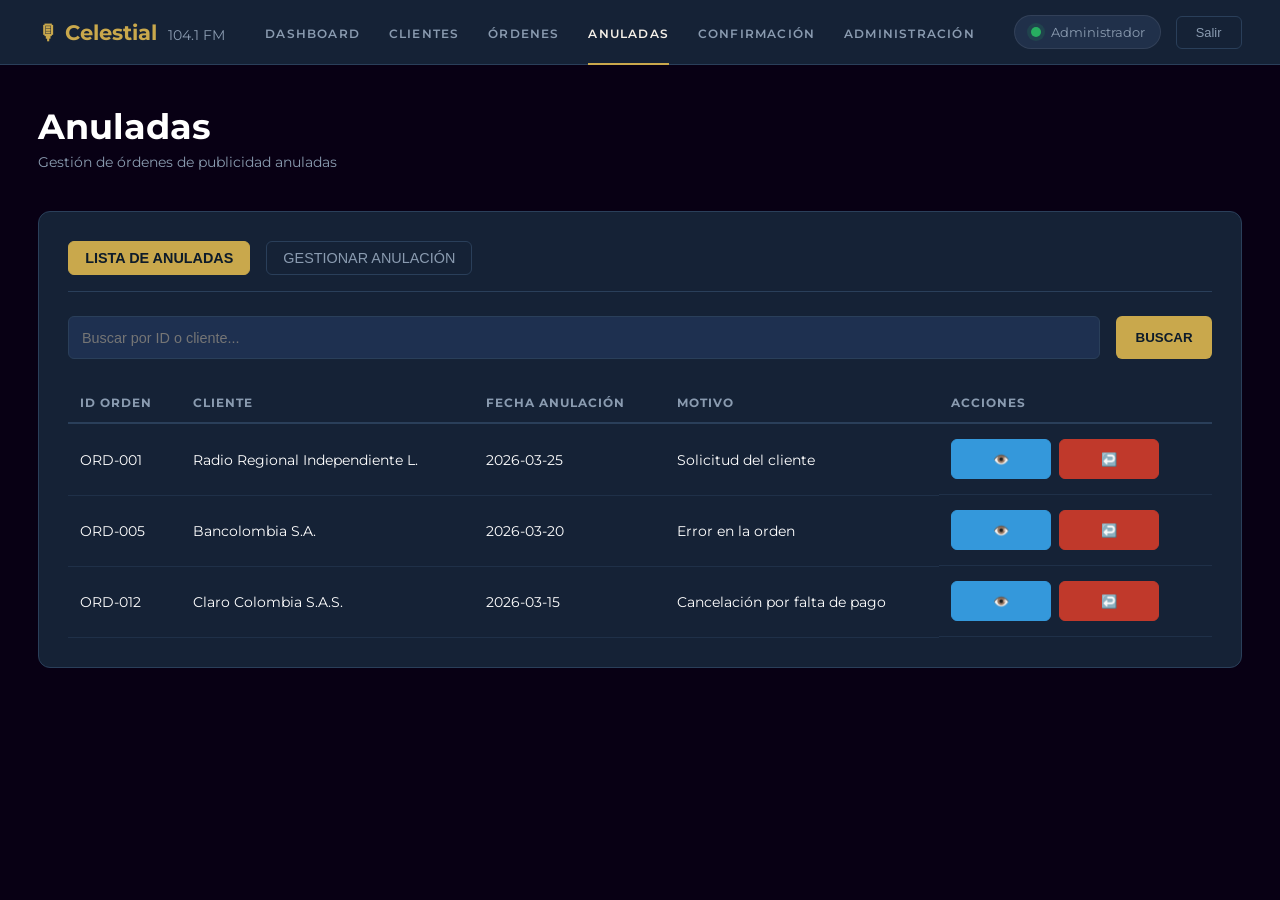
<file: html/anuladas.html>
<!DOCTYPE html>
<html lang="es">

<head>
    <meta charset="UTF-8">
    <meta name="viewport" content="width=device-width, initial-scale=1.0">
    <link rel="icon" type="image/avif" href="../img/logo.avif">
    <link rel="stylesheet" href="../css/styleAnuladas.css">
    <title>Celestial Stereo 104.1 FM — Sistema de Gestión Publicitaria</title>
</head>

<body>
    <header>
        <div class="topbar-brand">
            🎙 Celestial <span>104.1 FM</span>
        </div>

        <nav>
            <ul>
                <li><a href="index.html">DASHBOARD</a></li>
                <li><a href="clientes.html">CLIENTES</a></li>
                <li><a href="ordenes.html">ÓRDENES</a></li>
                <li><a href="anuladas.html" class="active-link">ANULADAS</a></li>
                <li><a href="Confirmacion.html">CONFIRMACIÓN</a></li>
                <li><a href="administracion.html">ADMINISTRACIÓN</a></li>
            </ul>
        </nav>

        <div class="header-actions">
            <div class="admin-status is-active" aria-label="Administrador activo">
                <span class="status-dot"></span>
                <span>Administrador</span>
            </div>
            <div class="boton-salir">
                <button>Salir</button>
            </div>
        </div>
    </header>

    <section class="text-prin">
        <div class="dashboard-container">
            <div class="titulo-boton">
                <h1>Anuladas</h1>
                <p>Gestión de órdenes de publicidad anuladas</p>
            </div>
        </div>
    </section>

    <main class="page-grid">
        <div class="main-card">

            <div class="tabs-container">
                <button class="tab-link active" id="tab-lista">LISTA DE ANULADAS</button>
                <button class="tab-link" id="tab-gestion">GESTIONAR ANULACIÓN</button>
            </div>

            <hr class="tab-separator">

            <section id="section-lista" class="tab-content active">

                <div class="search-bar">
                    <input type="text" placeholder="Buscar por ID o cliente..." id="input-busqueda">
                    <button type="button" class="btn-buscar">BUSCAR</button>
                </div>

                <table class="main-table">
                    <thead>
                        <tr>
                            <th>ID ORDEN</th>
                            <th>CLIENTE</th>
                            <th>FECHA ANULACIÓN</th>
                            <th>MOTIVO</th>
                            <th>ACCIONES</th>
                        </tr>
                    </thead>
                    <tbody>
                        <tr>
                            <td>ORD-001</td>
                            <td>Radio Regional Independiente L.</td>
                            <td>2026-03-25</td>
                            <td>Solicitud del cliente</td>
                            <td class="acciones-cell">
                                <button type="button" class="btn-action view">👁️</button>
                                <button type="button" class="btn-action restore">↩️</button>
                            </td>
                        </tr>
                        <tr>
                            <td>ORD-005</td>
                            <td>Bancolombia S.A.</td>
                            <td>2026-03-20</td>
                            <td>Error en la orden</td>
                            <td class="acciones-cell">
                                <button type="button" class="btn-action view">👁️</button>
                                <button type="button" class="btn-action restore">↩️</button>
                            </td>
                        </tr>
                        <tr>
                            <td>ORD-012</td>
                            <td>Claro Colombia S.A.S.</td>
                            <td>2026-03-15</td>
                            <td>Cancelación por falta de pago</td>
                            <td class="acciones-cell">
                                <button type="button" class="btn-action view">👁️</button>
                                <button type="button" class="btn-action restore">↩️</button>
                            </td>
                        </tr>
                    </tbody>
                </table>
            </section>

            <section id="section-gestion" class="tab-content">
                <div class="registro-clientes-tex">
                    <div class="titulo-clientes-registro">
                        <h1>Gestionar Anulación</h1>
                        <p>Módulo Celestial Stereo — Anuladas</p>
                    </div>
                </div>
                <form class="form-registro">
                    <div class="form-grid">
                        <div class="form-group">
                            <label>ID DE ORDEN</label>
                            <input type="text" name="id_orden" placeholder="ORD-001" required>
                        </div>
                        <div class="form-group">
                            <label>MOTIVO DE ANULACIÓN</label>
                            <select name="motivo" required>
                                <option value="">Seleccionar motivo</option>
                                <option value="cliente">Solicitud del cliente</option>
                                <option value="error">Error en la orden</option>
                                <option value="pago">Falta de pago</option>
                                <option value="otro">Otro</option>
                            </select>
                        </div>
                        <div class="form-group">
                            <label>COMENTARIOS</label>
                            <textarea name="comentarios" placeholder="Detalles adicionales..." rows="3"></textarea>
                        </div>
                    </div>
                    <button type="submit" class="btn-save">ANULAR ORDEN</button>
                    <button type="reset" class="btn-limpiar">LIMPIAR</button>
                </form>
            </section>
        </div>
    </main>
    <script src="../js/anuladas.js"></script>
</body>

</html>
</file>
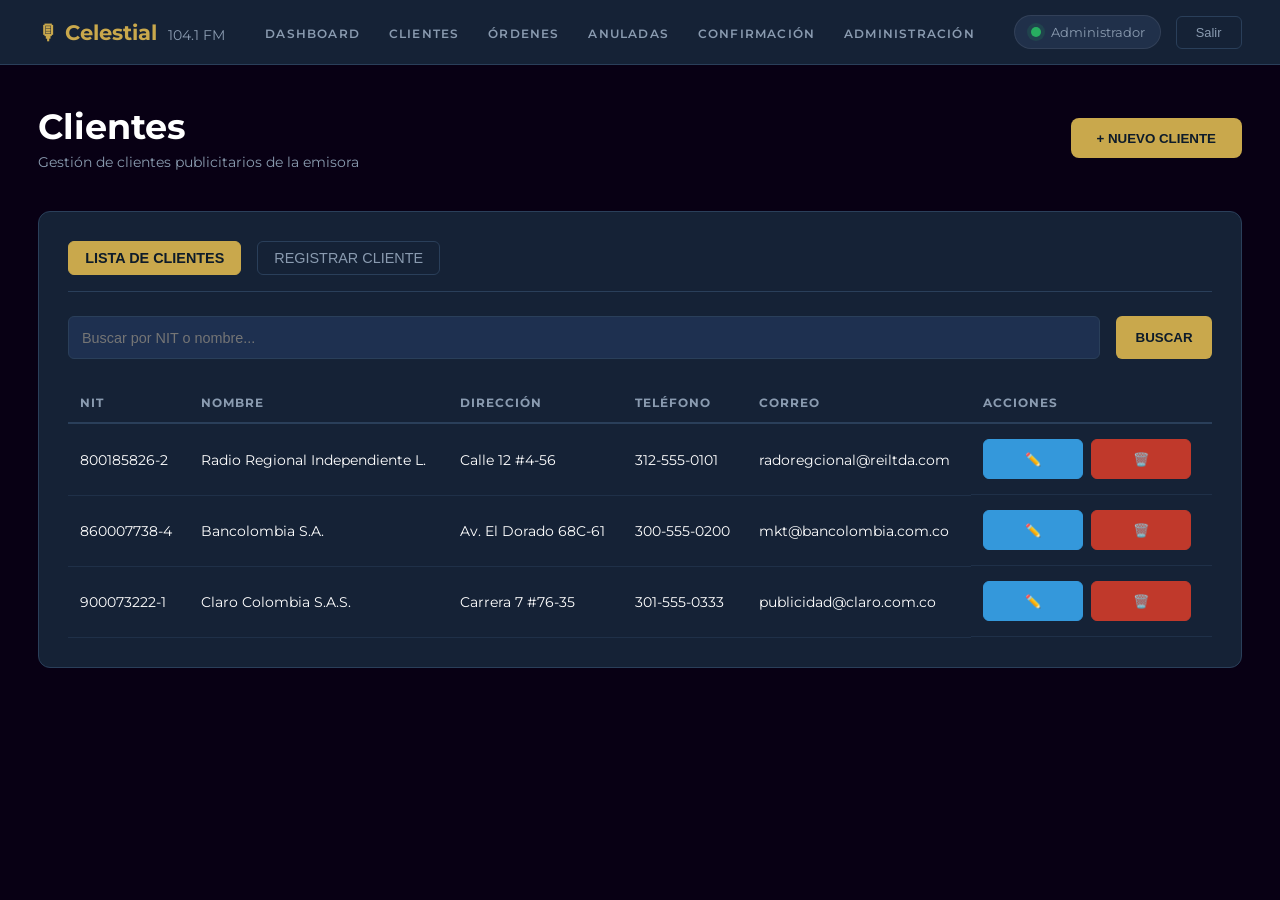
<file: html/clientes.html>
<!DOCTYPE html>
<html lang="es">

<head>
    <meta charset="UTF-8">
    <meta name="viewport" content="width=device-width, initial-scale=1.0">
    <link rel="icon" type="image/avif" href="../img/logo.avif">
    <link rel="stylesheet" href="../css/styleClientes.css">
    <title>Celestial Stereo 104.1 FM — Sistema de Gestión Publicitaria</title>
</head>

<body>
    <header>
        <div class="topbar-brand">
            🎙 Celestial <span>104.1 FM</span>
        </div>

        <nav>
            <ul>
                <li><a href="index.html">DASHBOARD</a></li>
                <li><a href="clientes.html">CLIENTES</a></li>
                <li><a href="ordenes.html">ÓRDENES</a></li>
                <li><a href="anuladas.html">ANULADAS</a></li>
                <li><a href="Confirmacion.html">CONFIRMACIÓN</a></li>
                <li><a href="administracion.html">ADMINISTRACIÓN</a></li>
            </ul>
        </nav>

        <div class="header-actions">
            <div class="admin-status is-active" aria-label="Administrador activo">
                <span class="status-dot"></span>
                <span>Administrador</span>
            </div>
            <div class="boton-salir">
                <button>Salir</button>
            </div>
        </div>
    </header>

    <section class="text-prin">
        <div class="dashboard-container">
            <div class="titulo-boton">
                <h1>Clientes</h1>
                <p>Gestión de clientes publicitarios de la emisora</p>
            </div>
            <button class="nueva-orden"> <a href="#">+ NUEVO CLIENTE</a></button>
        </div>
    </section>

    <main class="page-grid">
        <div class="main-card">

            <div class="tabs-container">
                <button class="tab-link active" id="tab-lista">LISTA DE CLIENTES</button>
                <button class="tab-link" id="tab-registro">REGISTRAR CLIENTE</button>
            </div>

            <hr class="tab-separator">

            <section id="section-lista" class="tab-content active">

                <div class="search-bar">
                    <input type="text" placeholder="Buscar por NIT o nombre..." id="input-busqueda">
                    <button type="button" class="btn-buscar">BUSCAR</button>
                </div>

                <table class="main-table">
                    <thead>
                        <tr>
                            <th>NIT</th>
                            <th>NOMBRE</th>
                            <th>DIRECCIÓN</th>
                            <th>TELÉFONO</th>
                            <th>CORREO</th>
                            <th>ACCIONES</th>
                        </tr>
                    </thead>
                    <tbody>
                        <tr>
                            <td>800185826-2</td>
                            <td>Radio Regional Independiente L.</td>
                            <td>Calle 12 #4-56</td>
                            <td>312-555-0101</td>
                            <td>radoregcional@reiltda.com</td>
                            <td class="acciones-cell">
                                <button type="button" class="btn-action edit">✏️</button>
                                <button type="button" class="btn-action delete">🗑️</button>
                            </td>
                        </tr>
                        <tr>
                            <td>860007738-4</td>
                            <td>Bancolombia S.A.</td>
                            <td>Av. El Dorado 68C-61</td>
                            <td>300-555-0200</td>
                            <td>mkt@bancolombia.com.co</td>
                            <td class="acciones-cell">
                                <button type="button" class="btn-action edit">✏️</button>
                                <button type="button" class="btn-action delete">🗑️</button>
                            </td>
                        </tr>
                        <tr>
                            <td>900073222-1</td>
                            <td>Claro Colombia S.A.S.</td>
                            <td>Carrera 7 #76-35</td>
                            <td>301-555-0333</td>
                            <td>publicidad@claro.com.co</td>
                            <td class="acciones-cell">
                                <button type="button" class="btn-action edit">✏️</button>
                                <button type="button" class="btn-action delete">🗑️</button>
                            </td>
                        </tr>
                    </tbody>
                </table>
            </section>

            <section id="section-registro" class="tab-content">
                <div class="registro-clientes-tex">
                    <div class="titulo-clientes-registro">
                        <h1>Registrar Nuevo Cliente</h1>
                        <p>Módulo Celestial Stereo — Clientes</p>
                    </div>
                </div>
                <form class="form-registro">
                    <div class="form-grid">
                        <div class="form-group">
                            <label>NIT / CÉDULA</label>
                            <input type="text" name="nit" placeholder="584265775-1" required>
                        </div>
                        <div class="form-group">
                            <label>NOMBRE COMPLETO / RAZÓN SOCIAL</label>
                            <input type="text" name="nombre" placeholder="Nombre de la empresa" required>
                        </div>
                        <div class="form-group">
                            <label>DIRECCIÓN</label>
                            <input type="text" name="direccion"  placeholder="calle 20 #42a-45">
                        </div>
                        <div class="form-group">
                            <label>TELÉFONO DE CONTACTO</label>
                            <input type="tel" name="telefono" placeholder="300-555-0000">
                        </div>
                        <div class="form-group">
                            <label>CORREO ELECTRÓNICO</label>
                            <input type="email" name="correo" placeholder="contacto@empresa.com">
                        </div>
                    </div>
                    <button type="submit" class="btn-save">GUARDAR CLIENTE</button>
                    <button type="reset" class="btn-limpiar">LIMPIAR</button>
                </form>
            </section>
        </div>
    </main>
    <script src="../js/clientes.js"></script>
</body>

</html>
</file>
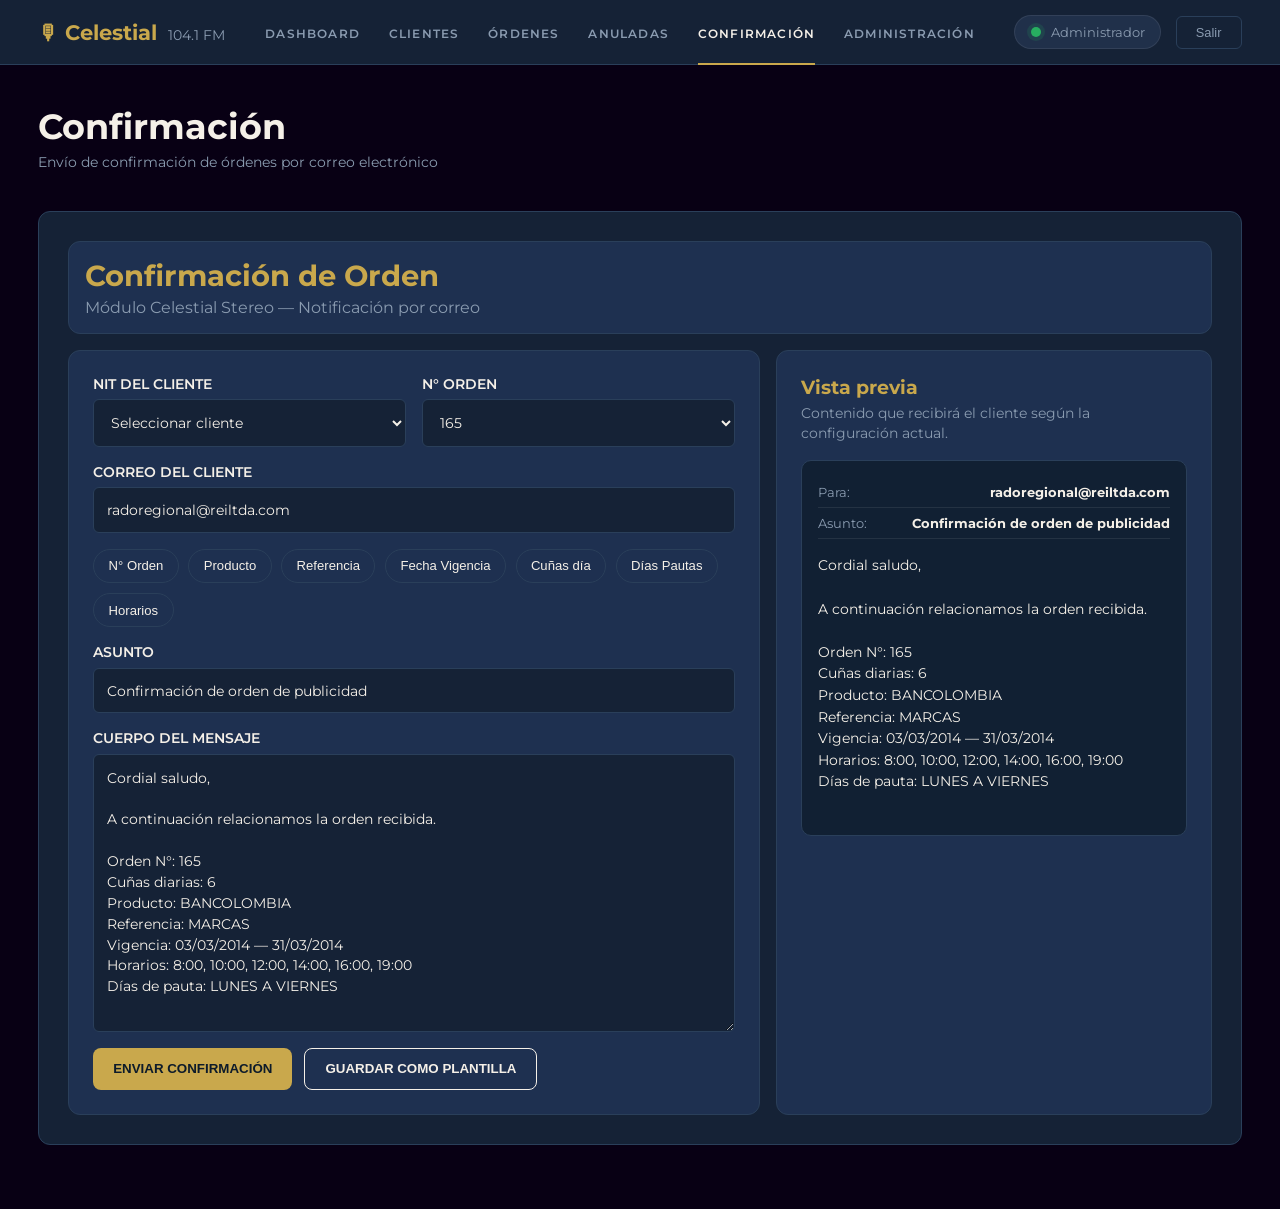
<file: html/Confirmacion.html>
<!DOCTYPE html>
<html lang="es">

<head>
    <meta charset="UTF-8">
    <meta name="viewport" content="width=device-width, initial-scale=1.0">
    <link rel="icon" type="image/avif" href="../img/logo.avif">
        <link rel="stylesheet" href="../css/styleConfirmacion.css">
    <title>Celestial Stereo 104.1 FM — Sistema de Gestión Publicitaria</title>
</head>

<body>
    <header>
        <div class="topbar-brand">
            🎙 Celestial <span>104.1 FM</span>
        </div>

        <nav>
            <ul>
                <li><a href="index.html">DASHBOARD</a></li>
                <li><a href="clientes.html">CLIENTES</a></li>
                <li><a href="ordenes.html">ÓRDENES</a></li>
                <li><a href="anuladas.html">ANULADAS</a></li>
            <li><a href="Confirmacion.html" class="active-link">CONFIRMACIÓN</a></li>
                <li><a href="administracion.html">ADMINISTRACIÓN</a></li>
            </ul>
        </nav>

        <div class="header-actions">
            <div class="admin-status is-active" aria-label="Administrador activo">
                <span class="status-dot"></span>
                <span>Administrador</span>
            </div>
            <div class="boton-salir">
                <button>Salir</button>
            </div>
        </div>
    </header>

    <section class="text-prin">
        <div class="dashboard-container">
            <div class="titulo-boton">
                <h1>Confirmación</h1>
                <p>Envío de confirmación de órdenes por correo electrónico</p>
            </div>
        </div>
    </section>

    <main class="page-grid">
        <div class="main-card">
            <div class="registro-clientes-tex">
                <div class="titulo-clientes-registro">
                    <h1>Confirmación de Orden</h1>
                    <p>Módulo Celestial Stereo — Notificación por correo</p>
                </div>
            </div>

            <div class="confirmacion-layout">
                <form class="form-registro form-confirmacion" id="form-confirmacion">
                    <div class="form-grid form-grid-confirmacion">
                        <div class="form-group">
                            <label>NIT DEL CLIENTE</label>
                            <select id="confirm-cliente" required>
                                <option value="">Seleccionar cliente</option>
                                <option value="800185826-2">800185826-2 — Radio Regional Independiente L.</option>
                                <option value="860007738-4">860007738-4 — Bancolombia S.A.</option>
                                <option value="900073222-1">900073222-1 — Claro Colombia S.A.S.</option>
                            </select>
                        </div>

                        <div class="form-group">
                            <label>N° ORDEN</label>
                            <select id="confirm-orden" required>
                                <option value="165">165</option>
                                <option value="164">164</option>
                                <option value="163">163</option>
                            </select>
                        </div>

                        <div class="form-group full-width">
                            <label>CORREO DEL CLIENTE</label>
                            <input type="email" id="confirm-correo" value="radoregional@reiltda.com" required>
                        </div>
                    </div>

                    <div class="token-toolbar">
                        <button type="button" class="token-btn" data-token="Orden N°: 165">N° Orden</button>
                        <button type="button" class="token-btn" data-token="Producto: BANCOLOMBIA">Producto</button>
                        <button type="button" class="token-btn" data-token="Referencia: MARCAS">Referencia</button>
                        <button type="button" class="token-btn" data-token="Vigencia: 03/03/2014 — 31/03/2014">Fecha Vigencia</button>
                        <button type="button" class="token-btn" data-token="Cuñas diarias: 6">Cuñas día</button>
                        <button type="button" class="token-btn" data-token="Días de pauta: LUNES A VIERNES">Días Pautas</button>
                        <button type="button" class="token-btn" data-token="Horarios: 8:00, 10:00, 12:00, 14:00, 16:00, 19:00">Horarios</button>
                    </div>

                    <div class="form-group full-width">
                        <label>ASUNTO</label>
                        <input type="text" id="confirm-asunto" value="Confirmación de orden de publicidad" required>
                    </div>

                    <div class="form-group full-width">
                        <label>CUERPO DEL MENSAJE</label>
                        <textarea id="confirm-mensaje" rows="12" required>Cordial saludo,

A continuación relacionamos la orden recibida.

Orden N°: 165
Cuñas diarias: 6
Producto: BANCOLOMBIA
Referencia: MARCAS
Vigencia: 03/03/2014 — 31/03/2014
Horarios: 8:00, 10:00, 12:00, 14:00, 16:00, 19:00
Días de pauta: LUNES A VIERNES</textarea>
                    </div>

                    <div class="confirmacion-status" id="confirmacion-status" aria-live="polite"></div>

                    <div class="confirmacion-actions">
                        <button type="submit" class="btn-save">ENVIAR CONFIRMACIÓN</button>
                        <button type="button" class="btn-limpiar" id="btn-guardar-plantilla">GUARDAR COMO PLANTILLA</button>
                    </div>
                </form>

                <aside class="preview-card">
                    <h2>Vista previa</h2>
                    <p class="preview-text">Contenido que recibirá el cliente según la configuración actual.</p>
                    <div class="preview-mail">
                        <div class="preview-mail-top">
                            <span>Para:</span>
                            <strong id="preview-correo">radoregional@reiltda.com</strong>
                        </div>
                        <div class="preview-mail-top">
                            <span>Asunto:</span>
                            <strong id="preview-asunto">Confirmación de orden de publicidad</strong>
                        </div>
                        <div class="preview-mail-body" id="preview-mensaje"></div>
                    </div>
                </aside>
            </div>
        </div>
    </main>

    <script src="../js/confirmacion.js"></script>
</body>
</html>
</file>
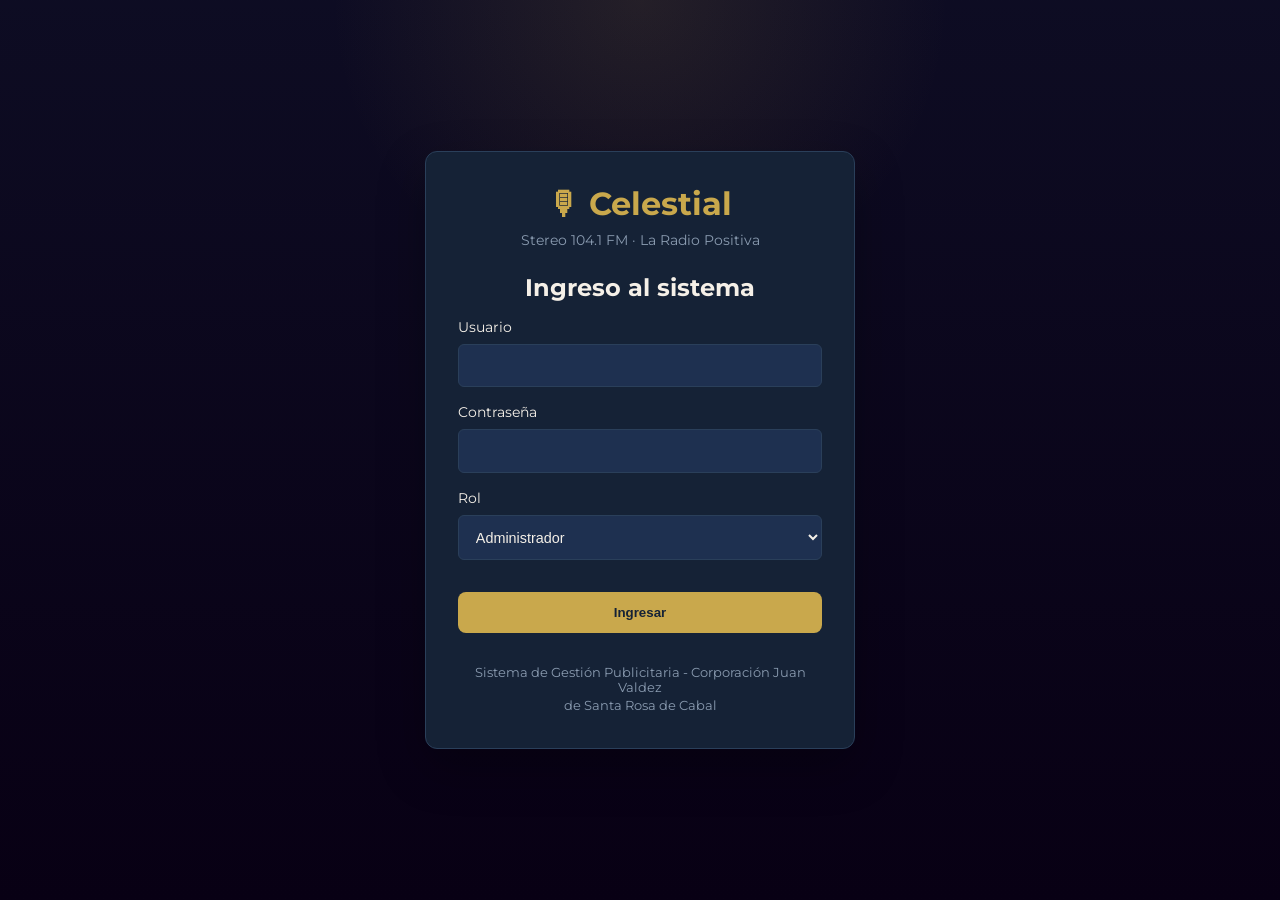
<file: html/login.html>
<!DOCTYPE html>
<html lang="es">

<head>
    <meta charset="UTF-8">
    <meta name="viewport" content="width=device-width, initial-scale=1.0">
    <link rel="icon" type="image/avif" href="../img/logo.avif">
    <title>Login - Celestial Stereo 104.1 FM</title>
    <link rel="stylesheet" href="../css/styleLogin.css">
</head>

<body>
    <div class="screen-active">
        <div class="login-box">
            <div class="logo-login">🎙 Celestial</div>
            <div class="login-text">Stereo 104.1 FM · La Radio Positiva</div>
            <h2>Ingreso al sistema</h2>
            <div id="login-error" class="alert-error" style="display:none">
                ⚠ Usuario o contraseña incorrectos.
            </div>

            <form action="index.html">
                <div class="input-group">
                    <label>Usuario</label>
                    <input type="text" id="usuario" required>
                </div>

                <div class="input-group">
                    <label>Contraseña</label>
                    <input type="password" name="password" id="password">
                </div>

                <div class="input-group">
                    <label>Rol</label>
                    <select name="user_role" id="user_role">
                        <option value="admin">Administrador</option>
                        <option value="user">Usuario estandar</option>
                    </select>
                </div>
                <button type="submit" class="btn-ingresar">Ingresar</button>
            </form>
            <div class="login-footer">
                    <p>Sistema de Gestión Publicitaria - Corporación Juan Valdez</p>
                    <p>de Santa Rosa de Cabal</p>
                </div>
        </div>
    </div>
</body>
</html>
</file>
<file: style.css>
@import url('https://fonts.googleapis.com/css2?family=Hind+Madurai:wght@300;400;500;600;700&family=Lora:ital,wght@0,400..700;1,400..700&family=Montserrat:ital,wght@0,100..900;1,100..900&display=swap');

* {
    margin: 0;
    padding: 0;
    box-sizing: border-box;
}


:root {
    --font-titles: 'Montserrat', sans-serif;
    --font-text: 'Montserrat', sans-serif;

    --color-general: #080014;
    --color-tarjetas: #161616;
    --color-texto-principal: #ffffff;
    --color-texto-secundario: #a6a6a6;

    --color-borde-tarjetas: #2a2a2a;
    --color-borde-boton: #ffffff;

    --gold: #c9a84c;
    --navy: #0d1b2a;
    --navy-mid: #152236;
    --navy-light: #1e3050;
    --white: #f5f0e8;
    --muted: #8a9bb0;
    --border: #2a3f5a;
    --success: #27ae60;
    --danger: #c0392b;
    --radius: 12px;
}

body {
    background-color: var(--color-general);
    font-family: var(--font-text);
    color: var(--color-texto-principal);
    margin: 0;
    padding-bottom: 40px;
}


header {
    display: flex;
    align-items: center;
    justify-content: space-between;
    background: var(--navy-mid);
    border-bottom: 1px solid var(--border);
    padding: 0 2.4rem;
    height: 65px;
}

header .topbar-brand {
    font-size: 1.3rem;
    color: var(--gold);
    font-weight: bold;
}

header .topbar-brand span {
    color: var(--muted);
    font-weight: normal;
    font-size: 0.85rem;
    margin-left: 5px;
}

header nav ul {
    display: flex;
    list-style: none;
    gap: 1.8rem;
}

header nav ul li a {
    color: var(--muted);
    text-decoration: none;
    font-size: 0.75rem;
    letter-spacing: 0.1em;
    font-weight: 600;
    transition: 0.3s;
}

header nav ul li a:hover,
header nav ul li a.active-link {
    color: var(--white);
    border-bottom: 2px solid var(--gold);
    padding-bottom: 22px;
}

header .boton-salir button {
    background: transparent;
    border: 1px solid var(--border);
    color: var(--muted);
    padding: 0.5rem 1.2rem;
    border-radius: 6px;
    cursor: pointer;
    font-size: 0.8rem;
}


.text-prin {
    padding: 2.5rem 2.4rem 1rem;
    max-width: 1400px;
    margin: 0 auto;
}

.dashboard-container {
    display: flex;
    justify-content: space-between;
    align-items: center;
}

.titulo-boton h1 {
    font-family: var(--font-titles);
    font-size: 2.2rem;
    margin: 0;
}

.titulo-boton p {
    color: var(--muted);
    font-size: 0.9rem;
    margin-top: 5px;
}

.nueva-orden {
    background: var(--gold);
    color: var(--navy);
    border: none;
    padding: 0.8rem 1.6rem;
    border-radius: 8px;
    font-weight: bold;
    cursor: pointer;
    transition: 0.3s;
}

.nueva-orden:hover {
    background: #e8cc7e;
    transform: translateY(-2px);
}


.kpis-container {
    display: grid;
    grid-template-columns: repeat(4, 1fr);
    gap: 1.5rem;
    padding: 1rem 2.4rem;
    max-width: 1400px;
    margin: 0 auto;
}

.card {
    background: var(--navy-mid);
    border: 1px solid var(--border);
    border-radius: var(--radius);
    padding: 1.5rem;
    box-shadow: 0 4px 15px rgba(0, 0, 0, 0.2);
}

.kpi-value {
    font-family: var(--font-titles);
    font-size: 2.5rem;
    color: var(--gold);
    margin: 0;
}

.kpi-title {
    font-size: 0.75rem;
    color: var(--muted);
    text-transform: uppercase;
    letter-spacing: 1px;
    display: block;
    margin: 8px 0;
}

.trend-badge {
    font-size: 0.75rem;
    padding: 4px 10px;
    border-radius: 4px;
    display: inline-block;
}

.trend-badge.positive {
    background: rgba(39, 174, 96, 0.1);
    color: #2ecc71;
    border: 1px solid rgba(39, 174, 96, 0.2);
}

.trend-badge.danger {
    background: rgba(192, 57, 43, 0.1);
    color: #e74c3c;
    border: 1px solid rgba(192, 57, 43, 0.2);
}


.dashboard-grid {
    display: grid;
    grid-template-columns: 1fr 340px;
    gap: 1.8rem;
    padding: 1.5rem 2.4rem;
    max-width: 1400px;
    margin: 0 auto;
}

.recent-orders,
.recent-activity {
    background: var(--navy-mid);
    border: 1px solid var(--border);
    border-radius: var(--radius);
    padding: 1.8rem;
}

.card-header {
    display: flex;
    justify-content: space-between;
    align-items: center;
    margin-bottom: 1.5rem;
}

.card-header h3 {
    color: var(--gold);
    font-family: var(--font-titles);
    margin: 0;
    font-size: 1.2rem;
}

.card-header span {
    font-size: 0.7rem;
    color: var(--muted);
}


.orders-table {
    width: 100%;
    border-collapse: collapse;
}

.orders-table th {
    text-align: left;
    padding: 12px;
    font-size: 0.75rem;
    color: var(--muted);
    border-bottom: 2px solid var(--border);
}

.orders-table td {
    padding: 15px 12px;
    border-bottom: 1px solid rgba(42, 63, 90, 0.5);
    font-size: 0.9rem;
}

.status-pill {
    padding: 4px 10px;
    border-radius: 4px;
    font-size: 0.7rem;
    font-weight: bold;
}

.status-pill.active {
    background: rgba(39, 174, 96, 0.15);
    color: #2ecc71;
}

.status-pill.pending {
    background: rgba(201, 168, 76, 0.15);
    color: var(--gold);
}


.date-label {
    color: var(--muted);
    font-size: 0.75rem;
    font-weight: bold;
    margin-bottom: 1rem;
}

.activity-feed {
    display: flex;
    flex-direction: column;
    gap: 0;
}

.activity-item {
    display: flex;
    justify-content: space-between;
    align-items: center;
    background: var(--navy-light);
    padding: 1rem;
    border-radius: 8px;
    margin-bottom: 1rem;
}

.activity-text strong {
    display: block;
    font-size: 0.85rem;
}

.activity-text small {
    color: var(--muted);
    font-size: 0.75rem;
}

.tag {
    font-size: 0.65rem;
    padding: 4px 8px;
    border-radius: 4px;
    font-weight: bold;
}

.tag-new {
    background: rgba(39, 174, 96, 0.2);
    color: #2ecc71;
}

.tag-email {
    background: rgba(41, 128, 185, 0.2);
    color: #3498db;
}


.contenedor {
    width: 450px;
    box-shadow: rgba(0, 0, 0, 0.05) 0px 0px 0px 1px, rgb(90, 92, 98) 0px 0px 0px 1px inset;
    background-color: var(--color-tarjetas);
    padding: 20px;
}

.contenedor h1 {
    color: var(--color-texto-principal);
    font-family: var(--font-titles);
    font-size: 2.5rem;
    text-align: left;
    padding: 20px;
}

.contenedor p {
    color: var(--color-texto-secundario);
    font-family: var(--font-text);
    font-size: 1.2rem;
    text-align: left;
    padding: 0px 20px 20px 20px;
}


.campo {
    display: flex;
    flex-direction: column;
    margin-bottom: 1px;
}

.campo label {
    color: var(--color-texto-principal);
    font-family: var(--font-text);
    font-size: 1rem;
    margin-bottom: 5px;
    text-align: left;
    margin-left: 20px;
}

.campo input {
    padding: 10px;
    border: 1px solid var(--color-borde-tarjetas);
    background-color: var(--color-tarjetas);
    font-family: var(--font-text);
    font-size: 1rem;
    text-align: left;
    color: var(--color-texto-principal);
    margin: 20px;
}

.campo select {
    padding: 10px;
    border: 1px solid var(--color-borde-tarjetas);
    background-color: var(--color-tarjetas);
    font-family: var(--font-text);
    font-size: 1rem;
    text-align: left;
    color: var(--color-texto-secundario);
    margin: 20px;
}


button {
    width: 80%;
    padding: 10px;
    border: 1px solid var(--color-borde-boton);
    background-color: var(--color-tarjetas);
    color: var(--color-texto-principal);
    font-family: var(--font-text);
    font-size: 1rem;
    cursor: pointer;
    margin-top: 10px;
    margin-left: 45px;
}


button:hover {
    background-color: var(--color-borde-boton);
    color: var(--color-tarjetas);
}


.resultado {
    margin-top: 20px;
    padding: 20px;
    border: 1px solid var(--color-borde-tarjetas);
    background-color: var(--color-tarjetas);
    color: var(--color-texto-principal);
    font-family: var(--font-text);
    font-size: 1rem;
    text-align: left;
}

.resultado h2 {
    font-family: var(--font-titles);
    font-size: 1.5rem;
    margin: 5px;
}

.resultado p {
    margin: 5px;
    font-family: var(--font-text);
    color: var(--color-texto-principal);
}
</file>
<file: css/style.css>
@import url('https://fonts.googleapis.com/css2?family=Montserrat:ital,wght@0,100..900;1,100..900&display=swap');

* {
    margin: 0;
    padding: 0;
    box-sizing: border-box;
}

:root {
    --font-titles: 'Montserrat', sans-serif;
    --font-text: 'Montserrat', sans-serif;
    --color-general: #080014;
    --color-tarjetas: #161616;
    --color-texto-principal: #ffffff;
    --color-texto-secundario: #a6a6a6;
    --color-borde-tarjetas: #2a2a2a;
    --color-borde-boton: #ffffff;
    --gold: #c9a84c;
    --navy: #0d1b2a;
    --navy-mid: #152236;
    --navy-light: #1e3050;
    --white: #f5f0e8;
    --muted: #8a9bb0;
    --border: #2a3f5a;
    --success: #27ae60;
    --danger: #c0392b;
    --radius: 12px;
}

/* ESTILO BASE */
body {
    background-color: var(--color-general);
    font-family: var(--font-text);
    color: var(--color-texto-principal);
    margin: 0;
    padding-bottom: 40px;
}

/* HEADER / NAVBAR */
header {
    display: flex;
    align-items: center;
    justify-content: space-between;
    background: var(--navy-mid);
    border-bottom: 1px solid var(--border);
    padding: 0 2.4rem;
    height: 65px;
}

header .topbar-brand {
    font-size: 1.3rem;
    color: var(--gold);
    font-weight: bold;
}

header .topbar-brand span {
    color: var(--muted);
    font-weight: normal;
    font-size: 0.85rem;
    margin-left: 5px;
}

header nav ul {
    display: flex;
    list-style: none;
    gap: 1.8rem;
}

header nav ul li a {
    color: var(--muted);
    text-decoration: none;
    font-size: 0.75rem;
    letter-spacing: 0.1em;
    font-weight: 600;
    transition: 0.3s;
}

header nav ul li a:hover, header nav ul li a.active-link {
    color: var(--white);
    border-bottom: 2px solid var(--gold);
    padding-bottom: 22px;
}

header .boton-salir button {
    background: transparent;
    border: 1px solid var(--border);
    color: var(--muted);
    padding: 0.5rem 1.2rem;
    border-radius: 6px;
    cursor: pointer;
    font-size: 0.8rem;
}

header .boton-salir button a,
header .boton-salir button a:link,
header .boton-salir button a:visited {
    color: inherit;
    text-decoration: none;
}

.header-actions {
    display: flex;
    align-items: center;
    gap: 0.9rem;
}

.admin-status {
    display: inline-flex;
    align-items: center;
    gap: 0.65rem;
    padding: 0.55rem 0.95rem;
    border-radius: 999px;
    background: #20304a;
    border: 1px solid rgba(255, 255, 255, 0.08);
    color: var(--muted);
    font-size: 0.8rem;
}

.status-dot {
    width: 10px;
    height: 10px;
    border-radius: 50%;
    background: var(--success);
    box-shadow: 0 0 0 4px rgba(39, 174, 96, 0.15);
}

.admin-status.is-inactive .status-dot {
    background: var(--danger);
    box-shadow: 0 0 0 4px rgba(192, 57, 43, 0.15);
}

/* DASHBOARD / HEADER */
.text-prin {
    padding: 2.5rem 2.4rem 1rem;
    max-width: 1400px;
    margin: 0 auto;
}

.dashboard-container {
    display: flex;
    justify-content: space-between;
    align-items: center;
}

.titulo-boton h1 {
    font-family: var(--font-titles);
    font-size: 2.2rem;
    margin: 0;
}

.titulo-boton p {
    color: var(--muted);
    font-size: 0.9rem;
    margin-top: 5px;
}

.nueva-orden {
    background: var(--gold);
    color: var(--navy);
    border: none;
    padding: 0.8rem 1.6rem;
    border-radius: 8px;
    font-weight: bold;
    cursor: pointer;
    transition: 0.3s;
}

.nueva-orden a {
    color: inherit;
    text-decoration: none;
    display: inline-block;
    width: 100%;
    height: 100%;
}

.nueva-orden:hover {
    background: #e8cc7e;
    transform: translateY(-2px);
}

/* CARDS */
.kpis-container {
    display: grid;
    grid-template-columns: repeat(4, 1fr);
    gap: 1.5rem;
    padding: 1rem 2.4rem;
    max-width: 1400px;
    margin: 0 auto;
}

.card {
    background: var(--navy-mid);
    border: 1px solid var(--border);
    border-radius: var(--radius);
    padding: 1.5rem;
    box-shadow: 0 4px 15px rgba(0, 0, 0, 0.2);
}

.kpi-value {
    font-family: var(--font-titles);
    font-size: 2.5rem;
    color: var(--gold);
    margin: 0;
}

.kpi-title {
    font-size: 0.75rem;
    color: var(--muted);
    text-transform: uppercase;
    letter-spacing: 1px;
    display: block;
    margin: 8px 0;
}

.trend-badge {
    font-size: 0.75rem;
    padding: 4px 10px;
    border-radius: 4px;
    display: inline-block;
}

.trend-badge.positive {
    background: rgba(39, 174, 96, 0.1);
    color: #2ecc71;
    border: 1px solid rgba(39, 174, 96, 0.2);
}

.trend-badge.danger {
    background: rgba(192, 57, 43, 0.1);
    color: #e74c3c;
    border: 1px solid rgba(192, 57, 43, 0.2);
}

/* MAIN GRID */
.dashboard-grid {
    display: grid;
    grid-template-columns: 1fr 340px;
    gap: 1.8rem;
    padding: 1.5rem 2.4rem;
    max-width: 1400px;
    margin: 0 auto;
}

.recent-orders, .recent-activity {
    background: var(--navy-mid);
    border: 1px solid var(--border);
    border-radius: var(--radius);
    padding: 1.8rem;
}

.card-header {
    display: flex;
    justify-content: space-between;
    align-items: center;
    margin-bottom: 1.5rem;
}

.card-header h3 {
    color: var(--gold);
    font-family: var(--font-titles);
    margin: 0;
    font-size: 1.2rem;
}

.card-header span {
    font-size: 0.7rem;
    color: var(--muted);
}

/* TABLA DE ORDENES */
.orders-table {
    width: 100%;
    border-collapse: collapse;
}

.orders-table th {
    text-align: left;
    padding: 12px;
    font-size: 0.75rem;
    color: var(--muted);
    border-bottom: 2px solid var(--border);
}

.orders-table td {
    padding: 15px 12px;
    border-bottom: 1px solid rgba(42, 63, 90, 0.5);
    font-size: 0.9rem;
}

.status-pill {
    padding: 4px 10px;
    border-radius: 4px;
    font-size: 0.7rem;
    font-weight: bold;
}

.status-pill.active {
    background: rgba(39, 174, 96, 0.15);
    color: #2ecc71;
}

.status-pill.pending {
    background: rgba(201, 168, 76, 0.15);
    color: var(--gold);
}

/* ACTIVIDAD RECIENTE */
.date-label {
    color: var(--muted);
    font-size: 0.75rem;
    font-weight: bold;
    margin-bottom: 1rem;
}

.activity-feed {
    display: flex;
    flex-direction: column;
    gap: 0;
}

.activity-item {
    display: flex;
    justify-content: space-between;
    align-items: center;
    background: var(--navy-light);
    padding: 1rem;
    border-radius: 8px;
    margin-bottom: 1rem;
}

.activity-text strong {
    display: block;
    font-size: 0.85rem;
}

.activity-text small {
    color: var(--muted);
    font-size: 0.75rem;
}

.tag {
    font-size: 0.65rem;
    padding: 4px 8px;
    border-radius: 4px;
    font-weight: bold;
}

.tag-new {
    background: rgba(39, 174, 96, 0.2);
    color: #2ecc71;
}

.tag-email {
    background: rgba(41, 128, 185, 0.2);
    color: #3498db;
}
</file>
<file: styleAdmin.css>
@import url('https://fonts.googleapis.com/css2?family=Hind+Madurai:wght@300;400;500;600;700&family=Lora:ital,wght@0,400..700;1,400..700&family=Montserrat:ital,wght@0,100..900;1,100..900&display=swap');

* {
    margin: 0;
    padding: 0;
    box-sizing: border-box;
}

:root {
    --font-titles: 'Montserrat', sans-serif;
    --font-text: 'Montserrat', sans-serif;

    --color-general: #080014;
    --color-tarjetas: #161616;
    --color-texto-principal: #ffffff;
    --color-texto-secundario: #a6a6a6;

    --color-borde-tarjetas: #2a2a2a;
    --color-borde-boton: #ffffff;

    --gold: #c9a84c;
    --navy: #0d1b2a;
    --navy-mid: #152236;
    --navy-light: #1e3050;
    --white: #f5f0e8;
    --muted: #8a9bb0;
    --border: #2a3f5a;
    --success: #27ae60;
    --danger: #c0392b;
    --radius: 12px;
}

body {
    background-color: var(--color-general);
    font-family: var(--font-text);
    color: var(--color-texto-principal);
    margin: 0;
    padding-bottom: 40px;
}

header {
    display: flex;
    align-items: center;
    justify-content: space-between;
    background: var(--navy-mid);
    border-bottom: 1px solid var(--border);
    padding: 0 2.4rem;
    height: 65px;
}

header .topbar-brand {
    font-size: 1.3rem;
    color: var(--gold);
    font-weight: bold;
}

header .topbar-brand span {
    color: var(--muted);
    font-weight: normal;
    font-size: 0.85rem;
    margin-left: 5px;
}

header nav ul {
    display: flex;
    list-style: none;
    gap: 1.8rem;
}

header nav ul li a {
    color: var(--muted);
    text-decoration: none;
    font-size: 0.75rem;
    letter-spacing: 0.1em;
    font-weight: 600;
    transition: 0.3s;
}

header nav ul li a:hover,
header nav ul li a.active-link {
    color: var(--white);
    border-bottom: 2px solid var(--gold);
    padding-bottom: 22px;
}

header .boton-salir button {
    background: transparent;
    border: 1px solid var(--border);
    color: var(--muted);
    padding: 0.5rem 1.2rem;
    border-radius: 6px;
    cursor: pointer;
    font-size: 0.8rem;
}

.text-prin {
    padding: 2.5rem 2.4rem 1rem;
    max-width: 1400px;
    margin: 0 auto;
}

.dashboard-container {
    display: flex;
    justify-content: space-between;
    align-items: center;
}

.titulo-boton h1 {
    font-family: var(--font-titles);
    font-size: 2.2rem;
    margin: 0;
}

.titulo-boton p {
    color: var(--muted);
    font-size: 0.9rem;
    margin-top: 5px;
}

.nueva-orden {
    background: var(--gold);
    color: var(--navy);
    border: none;
    padding: 0.8rem 1.6rem;
    border-radius: 8px;
    font-weight: bold;
    cursor: pointer;
    transition: 0.3s;
}

.nueva-orden:hover {
    background: #e8cc7e;
    transform: translateY(-2px);
}

.nueva-orden a {
    color: var(--navy);
    text-decoration: none;
}

.page-grid {
    display: grid;
    grid-template-columns: 1fr;
    gap: 1.8rem;
    padding: 1.5rem 2.4rem;
    max-width: 1400px;
    margin: 0 auto;
}

.main-card {
    background: var(--navy-mid);
    border: 1px solid var(--border);
    border-radius: var(--radius);
    padding: 1.8rem;
}

.tabs-container {
    display: flex;
    gap: 1rem;
    margin-bottom: 1rem;
}

.tab-link {
    background: transparent;
    border: none;
    color: var(--muted);
    padding: 0.5rem 1rem;
    cursor: pointer;
    font-size: 0.9rem;
    border-radius: 6px;
    transition: 0.3s;
}

.tab-link.active {
    background: var(--gold);
    color: var(--navy);
    font-weight: bold;
}

.tab-separator {
    border: none;
    border-top: 1px solid var(--border);
    margin-bottom: 1.5rem;
}

.search-bar {
    display: flex;
    gap: 1rem;
    margin-bottom: 1.5rem;
}

.search-bar input {
    flex: 1;
    padding: 0.8rem;
    border: 1px solid var(--border);
    background: var(--navy-light);
    color: var(--white);
    border-radius: 6px;
    font-size: 0.9rem;
}

.btn-buscar {
    background: var(--gold);
    color: var(--navy);
    border: none;
    padding: 0.8rem 1.2rem;
    border-radius: 6px;
    cursor: pointer;
    font-weight: bold;
    transition: 0.3s;
}

.btn-buscar:hover {
    background: #e8cc7e;
}

.main-table {
    width: 100%;
    border-collapse: collapse;
}

.main-table th {
    text-align: left;
    padding: 12px;
    font-size: 0.75rem;
    color: var(--muted);
    border-bottom: 2px solid var(--border);
    text-transform: uppercase;
    letter-spacing: 1px;
}

.main-table td {
    padding: 15px 12px;
    border-bottom: 1px solid rgba(42, 63, 90, 0.5);
    font-size: 0.9rem;
}

.acciones-cell {
    display: flex;
    gap: 0.5rem;
}

.btn-action {
    background: transparent;
    border: none;
    padding: 0.5rem;
    border-radius: 4px;
    cursor: pointer;
    font-size: 1rem;
    transition: 0.3s;
}

.btn-action.edit:hover {
    background: rgba(201, 168, 76, 0.2);
}

.btn-action.delete:hover {
    background: rgba(192, 57, 43, 0.2);
}

.tab-content {
    display: none;
}

.tab-content.active {
    display: block;
}

.registro-clientes-tex {
    background: var(--navy-light);
    border: 1px solid var(--border);
    border-radius: var(--radius);
    padding: 1rem;
    margin-bottom: 1rem;
}

.titulo-clientes-registro h1 {
    margin: 0;
    font-family: var(--font-titles);
    color: var(--gold);
    font-size: 1.8rem;
}

.titulo-clientes-registro p {
    margin: 0.3rem 0 0;
    color: var(--muted);
}

.form-registro {
    background: var(--navy-light);
    border: 1px solid var(--border);
    border-radius: var(--radius);
    padding: 1.5rem;
}

.form-grid {
    display: grid;
    grid-template-columns: repeat(2, minmax(0, 1fr));
    gap: 1rem;
}

.form-group label {
    color: var(--white);
    font-size: 0.9rem;
    margin-bottom: 0.4rem;
    font-weight: 600;
}

.form-group input,
.form-group select {
    width: 100%;
    padding: 0.75rem;
    border: 1px solid var(--border);
    background: var(--navy-mid);
    color: var(--white);
    border-radius: 6px;
    font-size: 0.9rem;
}

.form-group input:focus,
.form-group select:focus {
    outline: none;
    border-color: var(--gold);
}

.btn-save {
    background: var(--gold);
    color: var(--navy);
    border: none;
    border-radius: 8px;
    padding: 0.8rem 1.25rem;
    font-weight: bold;
    cursor: pointer;
    transition: 0.3s;
    margin-right: 0.75rem;
}

.btn-save:hover {
    background: #e8cc7e;
}

.form-registro .btn-save {
    display: inline-block;
    width: auto;
    min-width: 140px;
    margin-top: 0.5rem;
}

.form-registro button + button {
    margin-left: 0.75rem;
}

.btn-limpiar {
    background: transparent;
    color: var(--white);
    border: 1px solid var(--white);
    border-radius: 8px;
    padding: 0.8rem 1.25rem;
    font-weight: bold;
    cursor: pointer;
    transition: 0.3s;
}

.btn-limpiar:hover {
    background: rgba(255, 255, 255, 0.1);
    color: var(--gold);
    border-color: var(--gold);
}

.form-email {
    display: flex;
    flex-direction: column;
    gap: 1.25rem;
}

.email-layout {
    display: grid;
    grid-template-columns: repeat(2, minmax(0, 1fr));
    gap: 1rem;
}

.email-card {
    background: var(--navy-light);
    border: 1px solid var(--border);
    border-radius: var(--radius);
    padding: 1.35rem;
}

.email-card h2 {
    font-family: var(--font-titles);
    color: var(--gold);
    font-size: 1.2rem;
    margin-bottom: 0.35rem;
}

.email-card-text {
    color: var(--muted);
    font-size: 0.88rem;
    line-height: 1.45;
    margin-bottom: 1rem;
}

.form-grid-email {
    grid-template-columns: repeat(2, minmax(0, 1fr));
}

.full-width {
    grid-column: 1 / -1;
}

.email-status {
    display: none;
    border-radius: 10px;
    padding: 0.9rem 1rem;
    font-size: 0.9rem;
    border: 1px solid transparent;
}

.email-status.show {
    display: block;
}

.email-status.success {
    background: rgba(39, 174, 96, 0.12);
    border-color: rgba(39, 174, 96, 0.35);
    color: #7ee2a6;
}

.email-status.error {
    background: rgba(192, 57, 43, 0.12);
    border-color: rgba(192, 57, 43, 0.35);
    color: #ff9f97;
}

.email-status.info {
    background: rgba(201, 168, 76, 0.12);
    border-color: rgba(201, 168, 76, 0.35);
    color: #f5d786;
}

.email-actions {
    display: flex;
    gap: 0.75rem;
    flex-wrap: wrap;
}

@media (max-width: 900px) {
    .dashboard-container,
    .page-grid {
        flex-direction: column;
        gap: 1rem;
    }

    .form-grid {
        grid-template-columns: 1fr;
    }

    .email-layout,
    .form-grid-email {
        grid-template-columns: 1fr;
    }

    header {
        padding: 0 1rem;
    }

    .text-prin,
    .search-bar,
    .page-grid {
        padding: 1.2rem;
    }
}
</file>
<file: styleClientes.css>
@import url('https://fonts.googleapis.com/css2?family=Hind+Madurai:wght@300;400;500;600;700&family=Lora:ital,wght@0,400..700;1,400..700&family=Montserrat:ital,wght@0,100..900;1,100..900&display=swap');

* {
    margin: 0;
    padding: 0;
    box-sizing: border-box;
}

:root {
    --font-titles: 'Montserrat', sans-serif;
    --font-text: 'Montserrat', sans-serif;

    --color-general: #080014;
    --color-tarjetas: #161616;
    --color-texto-principal: #ffffff;
    --color-texto-secundario: #a6a6a6;

    --color-borde-tarjetas: #2a2a2a;
    --color-borde-boton: #ffffff;

    --gold: #c9a84c;
    --navy: #0d1b2a;
    --navy-mid: #152236;
    --navy-light: #1e3050;
    --white: #f5f0e8;
    --muted: #8a9bb0;
    --border: #2a3f5a;
    --success: #27ae60;
    --danger: #c0392b;
    --radius: 12px;
}

body {
    background-color: var(--color-general);
    font-family: var(--font-text);
    color: var(--color-texto-principal);
    margin: 0;
    padding-bottom: 40px;
}

header {
    display: flex;
    align-items: center;
    justify-content: space-between;
    background: var(--navy-mid);
    border-bottom: 1px solid var(--border);
    padding: 0 2.4rem;
    height: 65px;
}

header .topbar-brand {
    font-size: 1.3rem;
    color: var(--gold);
    font-weight: bold;
}

header .topbar-brand span {
    color: var(--muted);
    font-weight: normal;
    font-size: 0.85rem;
    margin-left: 5px;
}

header nav ul {
    display: flex;
    list-style: none;
    gap: 1.8rem;
}

header nav ul li a {
    color: var(--muted);
    text-decoration: none;
    font-size: 0.75rem;
    letter-spacing: 0.1em;
    font-weight: 600;
    transition: 0.3s;
}

header nav ul li a:hover,
header nav ul li a.active-link {
    color: var(--white);
    border-bottom: 2px solid var(--gold);
    padding-bottom: 22px;
}

header .boton-salir button {
    background: transparent;
    border: 1px solid var(--border);
    color: var(--muted);
    padding: 0.5rem 1.2rem;
    border-radius: 6px;
    cursor: pointer;
    font-size: 0.8rem;
}

.text-prin {
    padding: 2.5rem 2.4rem 1rem;
    max-width: 1400px;
    margin: 0 auto;
}

.dashboard-container {
    display: flex;
    justify-content: space-between;
    align-items: center;
}

.titulo-boton h1 {
    font-family: var(--font-titles);
    font-size: 2.2rem;
    margin: 0;
}

.titulo-boton p {
    color: var(--muted);
    font-size: 0.9rem;
    margin-top: 5px;
}

.nueva-orden {
    background: var(--gold);
    color: var(--navy);
    border: none;
    padding: 0.8rem 1.6rem;
    border-radius: 8px;
    font-weight: bold;
    cursor: pointer;
    transition: 0.3s;
}

.nueva-orden:hover {
    background: #e8cc7e;
    transform: translateY(-2px);
}

.nueva-orden a {
    color: var(--navy);
    text-decoration: none;
}

.page-grid {
    display: grid;
    grid-template-columns: 1fr;
    gap: 1.8rem;
    padding: 1.5rem 2.4rem;
    max-width: 1400px;
    margin: 0 auto;
}

.main-card {
    background: var(--navy-mid);
    border: 1px solid var(--border);
    border-radius: var(--radius);
    padding: 1.8rem;
}

.tabs-container {
    display: flex;
    gap: 1rem;
    margin-bottom: 1rem;
}

.tab-link {
    background: transparent;
    border: none;
    color: var(--muted);
    padding: 0.5rem 1rem;
    cursor: pointer;
    font-size: 0.9rem;
    border-radius: 6px;
    transition: 0.3s;
}

.tab-link.active {
    background: var(--gold);
    color: var(--navy);
    font-weight: bold;
}

.tab-separator {
    border: none;
    border-top: 1px solid var(--border);
    margin-bottom: 1.5rem;
}

.search-bar {
    display: flex;
    gap: 1rem;
    margin-bottom: 1.5rem;
}

.search-bar input {
    flex: 1;
    padding: 0.8rem;
    border: 1px solid var(--border);
    background: var(--navy-light);
    color: var(--white);
    border-radius: 6px;
    font-size: 0.9rem;
}

.btn-buscar {
    background: var(--gold);
    color: var(--navy);
    border: none;
    padding: 0.8rem 1.2rem;
    border-radius: 6px;
    cursor: pointer;
    font-weight: bold;
    transition: 0.3s;
}

.btn-buscar:hover {
    background: #e8cc7e;
}

.main-table {
    width: 100%;
    border-collapse: collapse;
}

.main-table th {
    text-align: left;
    padding: 12px;
    font-size: 0.75rem;
    color: var(--muted);
    border-bottom: 2px solid var(--border);
    text-transform: uppercase;
    letter-spacing: 1px;
}

.main-table td {
    padding: 15px 12px;
    border-bottom: 1px solid rgba(42, 63, 90, 0.5);
    font-size: 0.9rem;
}

.acciones-cell {
    display: flex;
    gap: 0.5rem;
}

.btn-action {
    background: transparent;
    border: none;
    padding: 0.5rem;
    border-radius: 4px;
    cursor: pointer;
    font-size: 1rem;
    transition: 0.3s;
}

.btn-action.edit:hover {
    background: rgba(201, 168, 76, 0.2);
}

.btn-action.delete:hover {
    background: rgba(192, 57, 43, 0.2);
}

.tab-content {
    display: none;
}

.tab-content.active {
    display: block;
}

.registro-clientes-tex {
    background: var(--navy-light);
    border: 1px solid var(--border);
    border-radius: var(--radius);
    padding: 1rem;
    margin-bottom: 1rem;
}

.titulo-clientes-registro h1 {
    margin: 0;
    font-family: var(--font-titles);
    color: var(--gold);
    font-size: 1.8rem;
}

.titulo-clientes-registro p {
    margin: 0.3rem 0 0;
    color: var(--muted);
}

.form-registro {
    background: var(--navy-light);
    border: 1px solid var(--border);
    border-radius: var(--radius);
    padding: 1.5rem;
}

.form-grid {
    display: grid;
    grid-template-columns: repeat(2, minmax(0, 1fr));
    gap: 1rem;
}

.form-group label {
    color: var(--white);
    font-size: 0.9rem;
    margin-bottom: 0.4rem;
    font-weight: 600;
}

.form-group input,
.form-group select {
    width: 100%;
    padding: 0.75rem;
    border: 1px solid var(--border);
    background: var(--navy-mid);
    color: var(--white);
    border-radius: 6px;
    font-size: 0.9rem;
}

.form-group input:focus,
.form-group select:focus {
    outline: none;
    border-color: var(--gold);
}

.btn-save {
    background: var(--gold);
    color: var(--navy);
    border: none;
    border-radius: 8px;
    padding: 0.8rem 1.25rem;
    font-weight: bold;
    cursor: pointer;
    transition: 0.3s;
    margin-right: 0.75rem;
}

.btn-save:hover {
    background: #e8cc7e;
}

.form-registro .btn-save {
    display: inline-block;
    width: auto;
    min-width: 140px;
    margin-top: 0.5rem;
}

.form-registro button + button {
    margin-left: 0.75rem;
}

.btn-limpiar {
    background: transparent;
    color: var(--white);
    border: 1px solid var(--white);
    border-radius: 8px;
    padding: 0.8rem 1.25rem;
    font-weight: bold;
    cursor: pointer;
    transition: 0.3s;
}

.btn-limpiar:hover {
    background: rgba(255, 255, 255, 0.1);
    color: var(--gold);
    border-color: var(--gold);
}

@media (max-width: 900px) {
    .dashboard-container,
    .page-grid {
        flex-direction: column;
        gap: 1rem;
    }

    .form-grid {
        grid-template-columns: 1fr;
    }

    header {
        padding: 0 1rem;
    }

    .text-prin,
    .search-bar,
    .page-grid {
        padding: 1.2rem;
    }
}


.form-registro {
    max-width: 800px;
    margin: 0 auto;
}

.form-grid {
    display: grid;
    grid-template-columns: 1fr 1fr;
    gap: 1.5rem;
    margin-bottom: 2rem;
}

.form-group {
    display: flex;
    flex-direction: column;
}

.form-group label {
    color: var(--white);
    font-size: 0.9rem;
    margin-bottom: 0.5rem;
    font-weight: 600;
}

.form-group input {
    padding: 0.8rem;
    border: 1px solid var(--border);
    background: var(--navy-light);
    color: var(--white);
    border-radius: 6px;
    font-size: 0.9rem;
}

.form-group input:focus {
    outline: none;
    border-color: var(--gold);
}

.btn-save {
    background: var(--gold);
    color: var(--navy);
    border: none;
    padding: 0.8rem 2rem;
    border-radius: 8px;
    font-weight: bold;
    cursor: pointer;
    transition: 0.3s;
    width: 100%;
    max-width: 200px;
    margin: 0 auto;
    display: block;
}

.btn-save:hover {
    background: #e8cc7e;
    transform: translateY(-2px);
}
</file>
<file: styleOrdenes.css>
@import url('https://fonts.googleapis.com/css2?family=Montserrat:ital,wght@0,100..900;1,100..900&display=swap');

* {
    margin: 0;
    padding: 0;
    box-sizing: border-box;
}

:root {
    --font-titles: 'Montserrat', sans-serif;
    --font-text: 'Montserrat', sans-serif;
    --color-general: #080014;
    --color-texto-principal: #ffffff;
    --color-texto-secundario: #a6a6a6;
    --gold: #c9a84c;
    --navy-mid: #152236;
    --navy-light: #1e3050;
    --white: #f5f0e8;
    --muted: #8a9bb0;
    --border: #2a3f5a;
    --success: #27ae60;
    --danger: #c0392b;
}

/* ESTILOS BASE */
body {
    background-color: var(--color-general);
    font-family: var(--font-text);
    color: var(--color-texto-principal);
    padding-bottom: 40px;
}

/* HEADER / NAVBAR */
header {
    display: flex;
    align-items: center;
    justify-content: space-between;
    background: var(--navy-mid);
    border-bottom: 1px solid var(--border);
    padding: 0 2.4rem;
    height: 65px;
}

header .topbar-brand {
    font-size: 1.3rem;
    color: var(--gold);
    font-weight: bold;
}

header .topbar-brand span {
    color: var(--muted);
    font-weight: normal;
    font-size: 0.85rem;
    margin-left: 5px;
}

header nav ul {
    display: flex;
    list-style: none;
    gap: 1.8rem;
}

header nav ul li a {
    color: var(--muted);
    text-decoration: none;
    font-size: 0.75rem;
    letter-spacing: 0.1em;
    font-weight: 600;
    transition: 0.3s;
}

header nav ul li a:hover {
    color: var(--white);
    border-bottom: 2px solid var(--gold);
    padding-bottom: 22px;
}

header nav ul li a.active-link {
    color: var(--white);
    border-bottom: 2px solid var(--gold);
    padding-bottom: 22px;
}

header .boton-salir button {
    background: transparent;
    border: 1px solid var(--border);
    color: var(--muted);
    padding: 0.5rem 1.2rem;
    border-radius: 6px;
    cursor: pointer;
    font-size: 0.8rem;
}

/* HEADER */
.text-prin {
    padding: 2.5rem 2.4rem 1rem;
    max-width: 1400px;
    margin: 0 auto;
}

.dashboard-container {
    display: flex;
    justify-content: space-between;
    align-items: center;
}

.titulo-boton h1 {
    font-family: var(--font-titles);
    font-size: 2.2rem;
    margin: 0;
}

.titulo-boton p {
    color: var(--muted);
    font-size: 0.9rem;
    margin-top: 5px;
}

/* MAIN CONTAINER */
.page-grid {
    display: grid;
    grid-template-columns: 1fr;
    gap: 1.8rem;
    padding: 1.5rem 2.4rem;
    max-width: 1400px;
    margin: 0 auto;
}

.main-card {
    background: var(--navy-mid);
    border: 1px solid var(--border);
    border-radius: 12px;
    padding: 1.8rem;
}

/* TABS */
.tabs-container {
    display: flex;
    gap: 0.75rem;
    margin-bottom: 1rem;
    flex-wrap: wrap;
}

.tab-link {
    background: transparent;
    border: 1px solid var(--border);
    color: var(--muted);
    padding: 0.5rem 0.9rem;
    cursor: pointer;
    font-size: 0.85rem;
    border-radius: 6px;
    transition: 0.3s;
}

.tab-link.active {
    background: var(--gold);
    color: var(--navy-mid);
    border-color: var(--gold);
    font-weight: bold;
}

.tab-separator {
    border: none;
    border-top: 1px solid var(--border);
    margin-bottom: 1.5rem;
}

/* TAB CONTENT */
.tab-content {
    display: none;
}

.tab-content.active {
    display: block;
}

/* LISTA ORDENES */
.search-bar {
    display: flex;
    gap: 1rem;
    margin-bottom: 1.5rem;
}

.search-bar input {
    flex: 1;
    padding: 0.8rem;
    border: 1px solid var(--border);
    background: var(--navy-light);
    color: var(--white);
    border-radius: 6px;
    font-size: 0.9rem;
}

.btn-buscar {
    background: var(--gold);
    color: var(--navy-mid);
    border: none;
    padding: 0.8rem 1.2rem;
    border-radius: 6px;
    cursor: pointer;
    font-weight: bold;
    transition: 0.3s;
}

.btn-buscar:hover {
    background: #e8cc7e;
}

/* TABLA DE ÓRDENES */
.main-table {
    width: 100%;
    border-collapse: collapse;
    overflow-x: auto;
    display: block;
}

.main-table th {
    text-align: left;
    padding: 12px;
    font-size: 0.75rem;
    color: var(--muted);
    border-bottom: 2px solid var(--border);
    text-transform: uppercase;
    letter-spacing: 1px;
}

.main-table td {
    padding: 13px 12px;
    border-bottom: 1px solid rgba(42, 63, 90, 0.5);
    font-size: 0.9rem;
    color: var(--white);
}

.acciones-cell {
    display: flex;
    gap: 0.4rem;
}

.btn-action {
    background: transparent;
    border: 1px solid var(--border);
    color: var(--muted);
    padding: 0.4rem 0.55rem;
    border-radius: 4px;
    cursor: pointer;
    font-size: 0.9rem;
    transition: 0.3s;
}

.btn-action.edit:hover {
    background: rgba(39, 174, 96, 0.15);
    color: #2ecc71;
    border-color: rgba(39, 174, 96, 0.40);
}

.btn-action.delete:hover {
    background: rgba(192, 57, 43, 0.15);
    color: #e74c3c;
    border-color: rgba(192, 57, 43, 0.40);
}

/* NUEVA ORDEN */
.registro-clientes-tex {
    background: var(--navy-light);
    border: 1px solid var(--border);
    border-radius: 12px;
    padding: 1rem;
    margin-bottom: 1rem;
}

.titulo-clientes-registro h1 {
    margin: 0;
    font-family: var(--font-titles);
    color: var(--gold);
    font-size: 1.8rem;
}

.titulo-clientes-registro p {
    margin: 0.3rem 0 0;
    color: var(--muted);
}

/* FORMULARIO */
.form-registro {
    max-width: 900px;
    margin: 0 auto;
}

.form-grid {
    display: grid;
    grid-template-columns: repeat(2, 1fr);
    gap: 1.5rem;
}

.form-group {
    display: flex;
    flex-direction: column;
}

.form-group label {
    color: var(--white);
    font-size: 0.9rem;
    margin-bottom: 0.5rem;
    font-weight: 600;
}

.form-group input, .form-group select,
textarea {
    padding: 0.8rem;
    border: 1px solid var(--border);
    background: var(--navy-light);
    color: var(--white);
    border-radius: 6px;
    font-size: 0.9rem;
    font-family: var(--font-text);
}

.form-group input:focus, .form-group select:focus, textarea:focus {
    outline: none;
    border-color: var(--gold);
}

textarea {
    min-height: 80px;
    resize: vertical;
}

/* CHECKBOX */
input[type="checkbox"] {
    width: 18px;
    height: 18px;
    cursor: pointer;
    accent-color: var(--gold);
}

/* DIVISORES */
.section-divider {
    border: none;
    border-top: 1px solid var(--border);
    margin: 1rem 0;
}

/* VALOR TOTAL DISPLAY */
.value-display {
    font-size: 1.8rem;
    color: var(--gold);
    font-weight: bold;
    margin-bottom: 0.4rem;
}

/* BOTONES DEL FORMULARIO */
.btn {
    padding: 0.7rem 1rem;
    border: none;
    border-radius: 6px;
    font-weight: bold;
    cursor: pointer;
    transition: 0.3s;
    font-size: 0.85rem;
}

.btn-gold {
    background: var(--gold);
    color: var(--navy-mid);
}

.btn-gold:hover {
    background: #e8cc7e;
}

.btn-success {
    background: var(--success);
    color: var(--white);
}

.btn-success:hover {
    background: #1e8449;
}

.btn-info {
    background: #3498db;
    color: var(--white);
}

.btn-info:hover {
    background: #2980b9;
}

.btn-danger {
    background: var(--danger);
    color: var(--white);
}

.btn-danger:hover {
    background: #922b21;
}

.btn-outline {
    background: transparent;
    color: var(--white);
    border: 1px solid var(--white);
}

.btn-outline:hover {
    background: rgba(255, 255, 255, 0.1);
    color: var(--gold);
    border-color: var(--gold);
}

.btn-limpiar {
    background: transparent;
    color: var(--white);
    border: 1px solid var(--white);
    border-radius: 8px;
    padding: 0.8rem 1.25rem;
    font-weight: bold;
    cursor: pointer;
    transition: 0.3s;
}

.btn-limpiar:hover {
    background: rgba(255, 255, 255, 0.1);
    color: var(--gold);
    border-color: var(--gold);
}

/* DOCUMENTOS: FACTURA Y CERTIFICACION */
.doc-header {
    display: flex;
    justify-content: space-between;
    align-items: center;
    gap: 1rem;
    margin-bottom: 1rem;
}

.doc-header h2 {
    font-size: 1.3rem;
    color: var(--gold);
    margin-bottom: 0.2rem;
}

.doc-header p {
    color: var(--muted);
    font-size: 0.85rem;
}

.doc-preview {
    background: #ffffff;
    color: #1b1b1b;
    border-radius: 10px;
    padding: 1.5rem;
    border: 1px solid #d7d7d7;
}

.doc-logo {
    display: flex;
    align-items: center;
    gap: 0.9rem;
    margin-bottom: 1rem;
}

.doc-logo span {
    font-size: 1.5rem;
}

.doc-logo-name {
    font-weight: 700;
    font-size: 0.95rem;
}

.doc-logo-meta {
    font-size: 0.8rem;
    color: #545454;
}

.doc-preview h3 {
    font-size: 1.1rem;
    margin-bottom: 1rem;
    color: #111;
}

.doc-field {
    display: flex;
    justify-content: space-between;
    gap: 1rem;
    padding: 0.5rem 0;
    border-bottom: 1px dashed #cfcfcf;
    font-size: 0.9rem;
}

.doc-field span {
    color: #444;
}

.doc-total {
    margin-top: 1rem;
    padding-top: 0.8rem;
    border-top: 2px solid #1f1f1f;
    display: flex;
    flex-direction: column;
    gap: 0.25rem;
}

.doc-total b {
    font-size: 1.1rem;
}

.doc-total small {
    color: #555;
}

.doc-note {
    font-size: 0.85rem;
    color: #4b4b4b;
    margin-top: 1rem;
    line-height: 1.45;
}

.doc-signature {
    margin-top: 2rem;
    text-align: center;
    color: #2a2a2a;
}

.doc-signature p {
    font-weight: 700;
    letter-spacing: 0.04em;
}

.doc-signature small {
    display: block;
    margin-top: 0.2rem;
    color: #555;
}

/* RESPONSIVE */
@media (max-width: 900px) {
    .dashboard-container,
    .page-grid {
        flex-direction: column;
        gap: 1rem;
    }

    .form-grid {
        grid-template-columns: 1fr;
    }

    header {
        padding: 0 1rem;
    }

    .text-prin,
    .search-bar,
    .page-grid {
        padding: 1.2rem;
    }

    .main-table {
        display: block;
        overflow-x: auto;
    }

    .doc-header {
        flex-direction: column;
        align-items: flex-start;
    }
}
</file>
<file: css/styleAdmin.css>
@import url('https://fonts.googleapis.com/css2?family=Hind+Madurai:wght@300;400;500;600;700&family=Lora:ital,wght@0,400..700;1,400..700&family=Montserrat:ital,wght@0,100..900;1,100..900&display=swap');

* {
    margin: 0;
    padding: 0;
    box-sizing: border-box;
}

:root {
    --font-titles: 'Montserrat', sans-serif;
    --font-text: 'Montserrat', sans-serif;

    --color-general: #080014;
    --color-tarjetas: #161616;
    --color-texto-principal: #ffffff;
    --color-texto-secundario: #a6a6a6;

    --color-borde-tarjetas: #2a2a2a;
    --color-borde-boton: #ffffff;

    --gold: #c9a84c;
    --navy: #0d1b2a;
    --navy-mid: #152236;
    --navy-light: #1e3050;
    --white: #f5f0e8;
    --muted: #8a9bb0;
    --border: #2a3f5a;
    --success: #27ae60;
    --danger: #c0392b;
    --radius: 12px;
}

body {
    background-color: var(--color-general);
    font-family: var(--font-text);
    color: var(--color-texto-principal);
    margin: 0;
    padding-bottom: 40px;
}

header {
    display: flex;
    align-items: center;
    justify-content: space-between;
    background: var(--navy-mid);
    border-bottom: 1px solid var(--border);
    padding: 0 2.4rem;
    height: 65px;
}

header .topbar-brand {
    font-size: 1.3rem;
    color: var(--gold);
    font-weight: bold;
}

header .topbar-brand span {
    color: var(--muted);
    font-weight: normal;
    font-size: 0.85rem;
    margin-left: 5px;
}

header nav ul {
    display: flex;
    list-style: none;
    gap: 1.8rem;
}

header nav ul li a {
    color: var(--muted);
    text-decoration: none;
    font-size: 0.75rem;
    letter-spacing: 0.1em;
    font-weight: 600;
    transition: 0.3s;
}

header nav ul li a:hover,
header nav ul li a.active-link {
    color: var(--white);
    border-bottom: 2px solid var(--gold);
    padding-bottom: 22px;
}

header .boton-salir button {
    background: transparent;
    border: 1px solid var(--border);
    color: var(--muted);
    padding: 0.5rem 1.2rem;
    border-radius: 6px;
    cursor: pointer;
    font-size: 0.8rem;
}

header .boton-salir button a {
    color: inherit;
    text-decoration: none;
}

.header-actions {
    display: flex;
    align-items: center;
    gap: 0.9rem;
}

.admin-status {
    display: inline-flex;
    align-items: center;
    gap: 0.65rem;
    padding: 0.55rem 0.95rem;
    border-radius: 999px;
    background: #20304a;
    border: 1px solid rgba(255, 255, 255, 0.08);
    color: var(--muted);
    font-size: 0.8rem;
}

.status-dot {
    width: 10px;
    height: 10px;
    border-radius: 50%;
    background: var(--success);
    box-shadow: 0 0 0 4px rgba(39, 174, 96, 0.15);
}

.admin-status.is-inactive .status-dot {
    background: var(--danger);
    box-shadow: 0 0 0 4px rgba(192, 57, 43, 0.15);
}

.text-prin {
    padding: 2.5rem 2.4rem 1rem;
    max-width: 1400px;
    margin: 0 auto;
}

.dashboard-container {
    display: flex;
    justify-content: space-between;
    align-items: center;
}

.titulo-boton h1 {
    font-family: var(--font-titles);
    font-size: 2.2rem;
    margin: 0;
}

.titulo-boton p {
    color: var(--muted);
    font-size: 0.9rem;
    margin-top: 5px;
}

.nueva-orden {
    background: var(--gold);
    color: var(--navy);
    border: none;
    padding: 0.8rem 1.6rem;
    border-radius: 8px;
    font-weight: bold;
    cursor: pointer;
    transition: 0.3s;
}

.nueva-orden:hover {
    background: #e8cc7e;
    transform: translateY(-2px);
}

.nueva-orden a {
    color: var(--navy);
    text-decoration: none;
}

.page-grid {
    display: grid;
    grid-template-columns: 1fr;
    gap: 1.8rem;
    padding: 1.5rem 2.4rem;
    max-width: 1400px;
    margin: 0 auto;
}

.main-card {
    background: var(--navy-mid);
    border: 1px solid var(--border);
    border-radius: var(--radius);
    padding: 1.8rem;
}

.tabs-container {
    display: flex;
    gap: 1rem;
    margin-bottom: 1rem;
    flex-wrap: wrap;
}

.tab-link {
    background: transparent;
    border: 1px solid var(--border);
    color: var(--muted);
    padding: 0.5rem 1rem;
    cursor: pointer;
    font-size: 0.9rem;
    border-radius: 6px;
    transition: 0.3s;
}

.tab-link.active {
    background: var(--gold);
    color: var(--navy);
    border-color: var(--gold);
    font-weight: bold;
}

.tab-separator {
    border: none;
    border-top: 1px solid var(--border);
    margin-bottom: 1.5rem;
}

.search-bar {
    display: flex;
    gap: 1rem;
    margin-bottom: 1.5rem;
}

.search-bar input {
    flex: 1;
    padding: 0.8rem;
    border: 1px solid var(--border);
    background: var(--navy-light);
    color: var(--white);
    border-radius: 6px;
    font-size: 0.9rem;
}

.btn-buscar {
    background: var(--gold);
    color: var(--navy);
    border: none;
    padding: 0.8rem 1.2rem;
    border-radius: 6px;
    cursor: pointer;
    font-weight: bold;
    transition: 0.3s;
}

.btn-buscar:hover {
    background: #e8cc7e;
}

.main-table {
    width: 100%;
    border-collapse: collapse;
    min-width: 520px;
}

.table-responsive {
    width: 100%;
    overflow-x: auto;
    border: 1px solid rgba(42, 63, 90, 0.45);
    border-radius: 10px;
}

.main-table th {
    text-align: left;
    padding: 12px;
    font-size: 0.75rem;
    color: var(--muted);
    border-bottom: 2px solid var(--border);
    text-transform: uppercase;
    letter-spacing: 1px;
}

.main-table td {
    padding: 15px 12px;
    border-bottom: 1px solid rgba(42, 63, 90, 0.5);
    font-size: 0.9rem;
}

.acciones-cell {
    display: flex;
    gap: 0.5rem;
    flex-wrap: wrap;
}

.btn-action,
.btn-action:link,
.btn-action:visited {
    display: inline-flex;
    align-items: center;
    justify-content: center;
    min-width: 100px;
    min-height: 40px;
    padding: 0.55rem 0.9rem;
    border-radius: 6px;
    text-decoration: none;
    font-size: 0.82rem;
    font-weight: 600;
    line-height: 1;
    white-space: nowrap;
    cursor: pointer;
    border: 1px solid var(--border);
    transition: 0.3s;
}

/* EDITAR */
.btn-action.edit {
    background: #3498db;
    color: white;
}

.btn-action.edit:hover {
    background: #5dade2;
}

/* ELIMINAR */
.btn-action.delete {
    background: #c0392b;
    color: white;
}

.btn-action.delete:hover {
    background: #e74c3c;
}

.tab-content {
    display: none;
}

.tab-content.active {
    display: block;
}

.registro-clientes-tex {
    background: var(--navy-light);
    border: 1px solid var(--border);
    border-radius: var(--radius);
    padding: 1rem;
    margin-bottom: 1rem;
}

.titulo-clientes-registro h1 {
    margin: 0;
    font-family: var(--font-titles);
    color: var(--gold);
    font-size: 1.8rem;
}

.titulo-clientes-registro p {
    margin: 0.3rem 0 0;
    color: var(--muted);
}

.form-registro {
    background: var(--navy-light);
    border: 1px solid var(--border);
    border-radius: var(--radius);
    padding: 1.5rem;
}

.form-grid {
    display: grid;
    grid-template-columns: repeat(2, minmax(0, 1fr));
    gap: 1rem;
}

.form-group label {
    color: var(--white);
    font-size: 0.9rem;
    margin-bottom: 0.4rem;
    font-weight: 600;
}

.form-group input,
.form-group select {
    width: 100%;
    padding: 0.75rem;
    border: 1px solid var(--border);
    background: var(--navy-mid);
    color: var(--white);
    border-radius: 6px;
    font-size: 0.9rem;
}

.form-group input:focus,
.form-group select:focus {
    outline: none;
    border-color: var(--gold);
}

.btn-save {
    background: var(--gold);
    color: var(--navy);
    border: none;
    border-radius: 8px;
    padding: 0.8rem 1.25rem;
    font-weight: bold;
    cursor: pointer;
    transition: 0.3s;
    margin-right: 0.75rem;
}

.btn-save:hover {
    background: #e8cc7e;
}

.form-registro .btn-save {
    display: inline-block;
    width: auto;
    min-width: 140px;
    margin-top: 0.5rem;
}

.form-registro button + button {
    margin-left: 0.75rem;
}

.btn-limpiar {
    background: transparent;
    color: var(--white);
    border: 1px solid var(--white);
    border-radius: 8px;
    padding: 0.8rem 1.25rem;
    font-weight: bold;
    cursor: pointer;
    transition: 0.3s;
}

.btn-limpiar:hover {
    background: rgba(255, 255, 255, 0.1);
    color: var(--gold);
    border-color: var(--gold);
}

.form-email {
    display: flex;
    flex-direction: column;
    gap: 1.25rem;
}

.email-layout {
    display: grid;
    grid-template-columns: repeat(2, minmax(0, 1fr));
    gap: 1rem;
}

.email-card {
    background: var(--navy-light);
    border: 1px solid var(--border);
    border-radius: var(--radius);
    padding: 1.35rem;
}

.email-card h2 {
    font-family: var(--font-titles);
    color: var(--gold);
    font-size: 1.2rem;
    margin-bottom: 0.35rem;
}

.email-card-text {
    color: var(--muted);
    font-size: 0.88rem;
    line-height: 1.45;
    margin-bottom: 1rem;
}

.form-grid-email {
    grid-template-columns: repeat(2, minmax(0, 1fr));
}

.full-width {
    grid-column: 1 / -1;
}

.email-status {
    display: none;
    border-radius: 10px;
    padding: 0.9rem 1rem;
    font-size: 0.9rem;
    border: 1px solid transparent;
}

.email-status.show {
    display: block;
}

.email-status.success {
    background: rgba(39, 174, 96, 0.12);
    border-color: rgba(39, 174, 96, 0.35);
    color: #7ee2a6;
}

.email-status.error {
    background: rgba(192, 57, 43, 0.12);
    border-color: rgba(192, 57, 43, 0.35);
    color: #ff9f97;
}

.email-status.info {
    background: rgba(201, 168, 76, 0.12);
    border-color: rgba(201, 168, 76, 0.35);
    color: #f5d786;
}

.email-actions {
    display: flex;
    gap: 0.75rem;
    flex-wrap: wrap;
}

@media (max-width: 900px) {
    header {
        height: auto;
        padding: 1rem;
        flex-direction: column;
        gap: 1rem;
    }

    header nav ul {
        flex-wrap: wrap;
        justify-content: center;
        gap: 0.9rem 1.2rem;
    }

    .header-actions {
        width: 100%;
        justify-content: center;
        flex-wrap: wrap;
    }

    .dashboard-container {
        flex-direction: column;
        gap: 1rem;
        align-items: flex-start;
    }

    .form-grid {
        grid-template-columns: 1fr;
    }

    .email-layout,
    .form-grid-email {
        grid-template-columns: 1fr;
    }

    .search-bar {
        flex-direction: column;
    }

    .text-prin,
    .page-grid {
        padding: 1.2rem;
    }
}
</file>
<file: css/styleAnuladas.css>
@import url('https://fonts.googleapis.com/css2?family=Hind+Madurai:wght@300;400;500;600;700&family=Lora:ital,wght@0,400..700;1,400..700&family=Montserrat:ital,wght@0,100..900;1,100..900&display=swap');

* {
    margin: 0;
    padding: 0;
    box-sizing: border-box;
}

:root {
    --font-titles: 'Montserrat', sans-serif;
    --font-text: 'Montserrat', sans-serif;

    --color-general: #080014;
    --color-tarjetas: #161616;
    --color-texto-principal: #ffffff;
    --color-texto-secundario: #a6a6a6;

    --color-borde-tarjetas: #2a2a2a;
    --color-borde-boton: #ffffff;

    --gold: #c9a84c;
    --navy: #0d1b2a;
    --navy-mid: #152236;
    --navy-light: #1e3050;
    --white: #f5f0e8;
    --muted: #8a9bb0;
    --border: #2a3f5a;
    --success: #27ae60;
    --danger: #c0392b;
    --radius: 12px;
}

body {
    background-color: var(--color-general);
    font-family: var(--font-text);
    color: var(--color-texto-principal);
    margin: 0;
    padding-bottom: 40px;
}

header {
    display: flex;
    align-items: center;
    justify-content: space-between;
    background: var(--navy-mid);
    border-bottom: 1px solid var(--border);
    padding: 0 2.4rem;
    height: 65px;
}

header .topbar-brand {
    font-size: 1.3rem;
    color: var(--gold);
    font-weight: bold;
}

header .topbar-brand span {
    color: var(--muted);
    font-weight: normal;
    font-size: 0.85rem;
    margin-left: 5px;
}

header nav ul {
    display: flex;
    list-style: none;
    gap: 1.8rem;
}

header nav ul li a {
    color: var(--muted);
    text-decoration: none;
    font-size: 0.75rem;
    letter-spacing: 0.1em;
    font-weight: 600;
    transition: 0.3s;
}

header nav ul li a:hover,
header nav ul li a.active-link {
    color: var(--white);
    border-bottom: 2px solid var(--gold);
    padding-bottom: 22px;
}

header .boton-salir button {
    background: transparent;
    border: 1px solid var(--border);
    color: var(--muted);
    padding: 0.5rem 1.2rem;
    border-radius: 6px;
    cursor: pointer;
    font-size: 0.8rem;
}

header .boton-salir button a {
    color: inherit;
    text-decoration: none;
}

.header-actions {
    display: flex;
    align-items: center;
    gap: 0.9rem;
}

.admin-status {
    display: inline-flex;
    align-items: center;
    gap: 0.65rem;
    padding: 0.55rem 0.95rem;
    border-radius: 999px;
    background: #20304a;
    border: 1px solid rgba(255, 255, 255, 0.08);
    color: var(--muted);
    font-size: 0.8rem;
}

.status-dot {
    width: 10px;
    height: 10px;
    border-radius: 50%;
    background: var(--success);
    box-shadow: 0 0 0 4px rgba(39, 174, 96, 0.15);
}

.admin-status.is-inactive .status-dot {
    background: var(--danger);
    box-shadow: 0 0 0 4px rgba(192, 57, 43, 0.15);
}

.text-prin {
    padding: 2.5rem 2.4rem 1rem;
    max-width: 1400px;
    margin: 0 auto;
}

.dashboard-container {
    display: flex;
    justify-content: space-between;
    align-items: center;
}

.titulo-boton h1 {
    font-family: var(--font-titles);
    font-size: 2.2rem;
    margin: 0;
}

.titulo-boton p {
    color: var(--muted);
    font-size: 0.9rem;
    margin-top: 5px;
}

.page-grid {
    display: grid;
    grid-template-columns: 1fr;
    gap: 1.8rem;
    padding: 1.5rem 2.4rem;
    max-width: 1400px;
    margin: 0 auto;
}

.main-card {
    background: var(--navy-mid);
    border: 1px solid var(--border);
    border-radius: var(--radius);
    padding: 1.8rem;
}

.tabs-container {
    display: flex;
    gap: 1rem;
    margin-bottom: 1rem;
    flex-wrap: wrap;
}

.tab-link {
    background: transparent;
    border: 1px solid var(--border);
    color: var(--muted);
    padding: 0.5rem 1rem;
    cursor: pointer;
    font-size: 0.9rem;
    border-radius: 6px;
    transition: 0.3s;
}

.tab-link.active {
    background: var(--gold);
    color: var(--navy);
    border-color: var(--gold);
    font-weight: bold;
}

.tab-separator {
    border: none;
    border-top: 1px solid var(--border);
    margin-bottom: 1.5rem;
}

.search-bar {
    display: flex;
    gap: 1rem;
    margin-bottom: 1.5rem;
}

.search-bar input {
    flex: 1;
    padding: 0.8rem;
    border: 1px solid var(--border);
    background: var(--navy-light);
    color: var(--white);
    border-radius: 6px;
    font-size: 0.9rem;
}

.btn-buscar {
    background: var(--gold);
    color: var(--navy);
    border: none;
    padding: 0.8rem 1.2rem;
    border-radius: 6px;
    cursor: pointer;
    font-weight: bold;
    transition: 0.3s;
}

.btn-buscar:hover {
    background: #e8cc7e;
}

.main-table {
    width: 100%;
    border-collapse: collapse;
    min-width: 780px;
}

.table-responsive {
    width: 100%;
    overflow-x: auto;
    border: 1px solid rgba(42, 63, 90, 0.45);
    border-radius: 10px;
}

.main-table th {
    text-align: left;
    padding: 12px;
    font-size: 0.75rem;
    color: var(--muted);
    border-bottom: 2px solid var(--border);
    text-transform: uppercase;
    letter-spacing: 1px;
}

.main-table td {
    padding: 15px 12px;
    border-bottom: 1px solid rgba(42, 63, 90, 0.5);
    font-size: 0.9rem;
}

.acciones-cell {
    display: flex;
    gap: 0.5rem;
    flex-wrap: wrap;
    align-items: center;
}

.btn-action,
.btn-action:link,
.btn-action:visited {
    display: inline-flex;
    align-items: center;
    justify-content: center;
    min-width: 100px;
    min-height: 40px;
    padding: 0.55rem 0.9rem;
    border-radius: 6px;
    cursor: pointer;
    font-size: 0.82rem;
    font-weight: 600;
    line-height: 1;
    white-space: nowrap;
    text-decoration: none;
    border: 1px solid var(--border);
    color: #ffffff;
    transition: 0.3s;
}

.btn-action.view,
.btn-action.view:link,
.btn-action.view:visited {
    background: #3498db;
    border-color: #3498db;
    color: #ffffff;
}

.btn-action.view:hover {
    background: #5dade2;
    border-color: #5dade2;
}

.btn-action.restore,
.btn-action.restore:link,
.btn-action.restore:visited {
    background: #c0392b;
    border-color: #c0392b;
    color: #ffffff;
}

.btn-action.restore:hover {
    background: #e74c3c;
    border-color: #e74c3c;
}

.tab-content {
    display: none;
}

.tab-content.active {
    display: block;
}

.registro-clientes-tex {
    background: var(--navy-light);
    border: 1px solid var(--border);
    border-radius: var(--radius);
    padding: 1rem;
    margin-bottom: 1rem;
}

.titulo-clientes-registro h1 {
    margin: 0;
    font-family: var(--font-titles);
    color: var(--gold);
    font-size: 1.8rem;
}

.titulo-clientes-registro p {
    margin: 0.3rem 0 0;
    color: var(--muted);
}

.form-registro {
    background: var(--navy-light);
    border: 1px solid var(--border);
    border-radius: var(--radius);
    padding: 1.5rem;
}

.full-width {
    grid-column: 1 / -1;
}

.form-grid {
    display: grid;
    grid-template-columns: repeat(2, minmax(0, 1fr));
    gap: 1rem;
}

.form-group label {
    color: var(--white);
    font-size: 0.9rem;
    margin-bottom: 0.4rem;
    font-weight: 600;
}

.form-group input,
.form-group select,
.form-group textarea {
    width: 100%;
    padding: 0.75rem;
    border: 1px solid var(--border);
    background: var(--navy-mid);
    color: var(--white);
    border-radius: 6px;
    font-size: 0.9rem;
}

.form-group textarea {
    resize: vertical;
    min-height: 80px;
}

.form-group input:focus,
.form-group select:focus,
.form-group textarea:focus {
    outline: none;
    border-color: var(--gold);
}

.btn-save {
    background: var(--gold);
    color: var(--navy);
    border: none;
    border-radius: 8px;
    padding: 0.8rem 1.25rem;
    font-weight: bold;
    cursor: pointer;
    transition: 0.3s;
    margin-right: 0.75rem;
}

.btn-save:hover {
    background: #e8cc7e;
}

.form-registro .btn-save {
    display: inline-block;
    width: auto;
    min-width: 140px;
    margin-top: 0.5rem;
}

.form-registro button + button {
    margin-left: 0.75rem;
}

.btn-limpiar {
    background: transparent;
    color: var(--white);
    border: 1px solid var(--white);
    border-radius: 8px;
    padding: 0.8rem 1.25rem;
    font-weight: bold;
    cursor: pointer;
    transition: 0.3s;
}

.btn-limpiar:hover {
    background: rgba(255, 255, 255, 0.1);
    color: var(--gold);
    border-color: var(--gold);
}

.form-actions {
    display: flex;
    gap: 0.75rem;
    flex-wrap: wrap;
    margin-top: 1.5rem;
}

@media (max-width: 900px) {
    header {
        height: auto;
        padding: 1rem;
        flex-direction: column;
        gap: 1rem;
    }

    header nav ul {
        flex-wrap: wrap;
        justify-content: center;
        gap: 0.9rem 1.2rem;
    }

    .header-actions {
        width: 100%;
        justify-content: center;
        flex-wrap: wrap;
    }

    .dashboard-container {
        flex-direction: column;
        gap: 1rem;
        align-items: flex-start;
    }

    .form-grid {
        grid-template-columns: 1fr;
    }

    .search-bar {
        flex-direction: column;
    }

    .text-prin,
    .page-grid {
        padding: 1.2rem;
    }

    .btn-buscar,
    .btn-limpiar {
        width: 100%;
    }

    .form-actions {
        flex-direction: column;
    }
}
</file>
<file: css/styleClientes.css>
@import url('https://fonts.googleapis.com/css2?family=Montserrat:ital,wght@0,100..900;1,100..900&display=swap');

* {
    margin: 0;
    padding: 0;
    box-sizing: border-box;
}

:root {
    --font-titles: 'Montserrat', sans-serif;
    --font-text: 'Montserrat', sans-serif;
    --color-general: #080014;
    --color-tarjetas: #161616;
    --color-texto-principal: #ffffff;
    --color-texto-secundario: #a6a6a6;
    --color-borde-tarjetas: #2a2a2a;
    --color-borde-boton: #ffffff;
    --gold: #c9a84c;
    --navy: #0d1b2a;
    --navy-mid: #152236;
    --navy-light: #1e3050;
    --white: #f5f0e8;
    --muted: #8a9bb0;
    --border: #2a3f5a;
    --success: #27ae60;
    --danger: #c0392b;
    --radius: 12px;
}

/* ESTILOS BASE */
body {
    background-color: var(--color-general);
    font-family: var(--font-text);
    color: var(--color-texto-principal);
    margin: 0;
    padding-bottom: 40px;
}

/* HEADER / NAVBAR */
header {
    display: flex;
    align-items: center;
    justify-content: space-between;
    background: var(--navy-mid);
    border-bottom: 1px solid var(--border);
    padding: 0 2.4rem;
    height: 65px;
}

header .topbar-brand {
    font-size: 1.3rem;
    color: var(--gold);
    font-weight: bold;
}

header .topbar-brand span {
    color: var(--muted);
    font-weight: normal;
    font-size: 0.85rem;
    margin-left: 5px;
}

header nav ul {
    display: flex;
    list-style: none;
    gap: 1.8rem;
}

header nav ul li a {
    color: var(--muted);
    text-decoration: none;
    font-size: 0.75rem;
    letter-spacing: 0.1em;
    font-weight: 600;
    transition: 0.3s;
}

header nav ul li a:hover {
    color: var(--white);
    border-bottom: 2px solid var(--gold);
    padding-bottom: 22px;
}

header nav ul li a.active-link,
header nav ul li a[aria-current="page"] {
    color: var(--white);
    border-bottom: 2px solid var(--gold);
    padding-bottom: 22px;
}

header .boton-salir button {
    background: transparent;
    border: 1px solid var(--border);
    color: var(--muted);
    padding: 0.5rem 1.2rem;
    border-radius: 6px;
    cursor: pointer;
    font-size: 0.8rem;
}

header .boton-salir button a {
    color: inherit;
    text-decoration: none;
}

.header-actions {
    display: flex;
    align-items: center;
    gap: 0.9rem;
}

.admin-status {
    display: inline-flex;
    align-items: center;
    gap: 0.65rem;
    padding: 0.55rem 0.95rem;
    border-radius: 999px;
    background: #20304a;
    border: 1px solid rgba(255, 255, 255, 0.08);
    color: var(--muted);
    font-size: 0.8rem;
}

.status-dot {
    width: 10px;
    height: 10px;
    border-radius: 50%;
    background: var(--success);
    box-shadow: 0 0 0 4px rgba(39, 174, 96, 0.15);
}

.admin-status.is-inactive .status-dot {
    background: var(--danger);
    box-shadow: 0 0 0 4px rgba(192, 57, 43, 0.15);
}

/* HEADER */
.text-prin {
    padding: 2.5rem 2.4rem 1rem;
    max-width: 1400px;
    margin: 0 auto;
}

.dashboard-container {
    display: flex;
    justify-content: space-between;
    align-items: center;
}

.titulo-boton h1 {
    font-family: var(--font-titles);
    font-size: 2.2rem;
    margin: 0;
}

.titulo-boton p {
    color: var(--muted);
    font-size: 0.9rem;
    margin-top: 5px;
}

.nueva-orden {
    background: var(--gold);
    color: var(--navy);
    border: none;
    padding: 0.8rem 1.6rem;
    border-radius: 8px;
    font-weight: bold;
    cursor: pointer;
    transition: 0.3s;
}

.nueva-orden:hover {
    background: #e8cc7e;
    transform: translateY(-2px);
}

.nueva-orden a {
    color: var(--navy);
    text-decoration: none;
}

/* MAIN CONTAINER */
.page-grid {
    display: grid;
    grid-template-columns: 1fr;
    gap: 1.8rem;
    padding: 1.5rem 2.4rem;
    max-width: 1400px;
    margin: 0 auto;
}

.main-card {
    background: var(--navy-mid);
    border: 1px solid var(--border);
    border-radius: var(--radius);
    padding: 1.8rem;
    min-width: 0;
}

/* TABS */
.tabs-container {
    display: flex;
    gap: 1rem;
    margin-bottom: 1rem;
    flex-wrap: wrap;
}

.tab-link {
    background: transparent;
    border: 1px solid var(--border);
    color: var(--muted);
    padding: 0.5rem 1rem;
    cursor: pointer;
    font-size: 0.9rem;
    border-radius: 6px;
    transition: 0.3s;
}

.tab-link.active {
    background: var(--gold);
    color: var(--navy);
    border-color: var(--gold);
    font-weight: bold;
}

.tab-separator {
    border: none;
    border-top: 1px solid var(--border);
    margin-bottom: 1.5rem;
}

/* TAB CONTENT */
.tab-content {
    display: none;
}

.tab-content.active {
    display: block;
}

/* LISTA CLIENTES */
.search-bar {
    display: flex;
    gap: 1rem;
    margin-bottom: 1.5rem;
}

.search-bar input {
    flex: 1;
    padding: 0.8rem;
    border: 1px solid var(--border);
    background: var(--navy-light);
    color: var(--white);
    border-radius: 6px;
    font-size: 0.9rem;
}

.btn-buscar {
    background: var(--gold);
    color: var(--navy);
    border: none;
    padding: 0.8rem 1.2rem;
    border-radius: 6px;
    cursor: pointer;
    font-weight: bold;
    transition: 0.3s;
}

.btn-buscar:hover {
    background: #e8cc7e;
}

/* TABLA DE CLIENTES */
.main-table {
    width: 100%;
    border-collapse: collapse;
    min-width: 900px;
}

.table-responsive {
    width: 100%;
    max-width: 100%;
    min-width: 0;
    overflow-x: auto;
    border: 1px solid rgba(42, 63, 90, 0.45);
    border-radius: 10px;
}

.main-table th {
    text-align: left;
    padding: 12px;
    font-size: 0.75rem;
    color: var(--muted);
    border-bottom: 2px solid var(--border);
    text-transform: uppercase;
    letter-spacing: 1px;
}

.main-table td {
    padding: 15px 12px;
    border-bottom: 1px solid rgba(42, 63, 90, 0.5);
    font-size: 0.9rem;
}

.acciones-cell {
    display: flex;
    gap: 0.5rem;
    flex-wrap: wrap;
    align-items: center;
}

.btn-action,
.btn-action:link,
.btn-action:visited {
    display: inline-flex;
    align-items: center;
    justify-content: center;
    min-width: 100px;
    min-height: 40px;
    padding: 0.55rem 0.9rem;
    border-radius: 6px;
    cursor: pointer;
    font-size: 0.82rem;
    font-weight: 600;
    line-height: 1;
    white-space: nowrap;
    text-decoration: none;
    border: 1px solid var(--border);
    transition: 0.3s;
}

.btn-action.edit,
.btn-action.edit:link,
.btn-action.edit:visited {
    background: #3498db;
    border-color: #3498db;
    color: #ffffff;
}

.btn-action.edit:hover {
    background: #5dade2;
    border-color: #5dade2;
}

.btn-action.delete,
.btn-action.delete:link,
.btn-action.delete:visited {
    background: #c0392b;
    border-color: #c0392b;
    color: #ffffff;
}

.btn-action.delete:hover {
    background: #e74c3c;
    border-color: #e74c3c;
}

/* REGISTRAR CLIENTE */
.registro-clientes-tex {
    background: var(--navy-light);
    border: 1px solid var(--border);
    border-radius: var(--radius);
    padding: 1rem;
    margin-bottom: 1rem;
}

.titulo-clientes-registro h1 {
    margin: 0;
    font-family: var(--font-titles);
    color: var(--gold);
    font-size: 1.8rem;
}

.titulo-clientes-registro p {
    margin: 0.3rem 0 0;
    color: var(--muted);
}

/* FORMULARIO */
.form-registro {
    background: var(--navy-light);
    border: 1px solid var(--border);
    border-radius: var(--radius);
    padding: 1.5rem;
}

.form-grid {
    display: grid;
    grid-template-columns: repeat(2, 1fr);
    gap: 1.5rem;
    margin-bottom: 2rem;
}

.form-group {
    display: flex;
    flex-direction: column;
}

.form-group label {
    color: var(--white);
    font-size: 0.9rem;
    margin-bottom: 0.5rem;
    font-weight: 600;
}

.form-group input {
    width: 100%;
    padding: 0.8rem;
    border: 1px solid var(--border);
    background: var(--navy-mid);
    color: var(--white);
    border-radius: 6px;
    font-size: 0.9rem;
}

.form-group input:focus {
    outline: none;
    border-color: var(--gold);
}

/* BOTONES DEL FORMULARIO */
.btn-save {
    background: var(--gold);
    color: var(--navy);
    border: none;
    padding: 0.8rem 2rem;
    border-radius: 8px;
    font-weight: bold;
    cursor: pointer;
    transition: 0.3s;
    min-width: 140px;
    margin-right: 0.75rem;
}

.btn-save:hover {
    background: #e8cc7e;
    transform: translateY(-2px);
}

.form-actions {
    display: flex;
    gap: 0.75rem;
    flex-wrap: wrap;
}

.btn-limpiar {
    background: transparent;
    color: var(--white);
    border: 1px solid var(--white);
    border-radius: 8px;
    padding: 0.8rem 1.25rem;
    font-weight: bold;
    cursor: pointer;
    transition: 0.3s;
}

.btn-limpiar:hover {
    background: rgba(255, 255, 255, 0.1);
    color: var(--gold);
    border-color: var(--gold);
}

/* RESPONSIVE */
@media (max-width: 900px) {
    header {
        height: auto;
        padding: 1rem;
        flex-direction: column;
        gap: 1rem;
    }

    header nav ul {
        flex-wrap: wrap;
        justify-content: center;
        gap: 0.9rem 1.2rem;
    }

    .header-actions {
        width: 100%;
        justify-content: center;
        flex-wrap: wrap;
    }

    .dashboard-container {
        flex-direction: column;
        gap: 1rem;
        align-items: flex-start;
    }

    .form-grid {
        grid-template-columns: 1fr;
        gap: 1rem;
    }

    .search-bar {
        flex-direction: column;
    }

    .btn-buscar,
    .btn-save,
    .btn-limpiar {
        width: 100%;
    }

    .form-actions {
        flex-direction: column;
    }

    .text-prin,
    .page-grid {
        padding: 1.2rem;
    }
}
</file>
<file: css/styleConfirmacion.css>
@import url('https://fonts.googleapis.com/css2?family=Hind+Madurai:wght@300;400;500;600;700&family=Lora:ital,wght@0,400..700;1,400..700&family=Montserrat:ital,wght@0,100..900;1,100..900&display=swap');

* {
    margin: 0;
    padding: 0;
    box-sizing: border-box;
}

:root {
    --font-titles: 'Montserrat', sans-serif;
    --font-text: 'Montserrat', sans-serif;
    --color-general: #080014;
    --gold: #c9a84c;
    --navy: #0d1b2a;
    --navy-mid: #152236;
    --navy-light: #1e3050;
    --white: #f5f0e8;
    --muted: #8a9bb0;
    --border: #2a3f5a;
    --success: #27ae60;
    --danger: #c0392b;
    --radius: 12px;
}

body {
    background-color: var(--color-general);
    font-family: var(--font-text);
    color: var(--white);
    padding-bottom: 40px;
}

header {
    display: flex;
    align-items: center;
    justify-content: space-between;
    background: var(--navy-mid);
    border-bottom: 1px solid var(--border);
    padding: 0 2.4rem;
    height: 65px;
}

header .topbar-brand {
    font-size: 1.3rem;
    color: var(--gold);
    font-weight: bold;
}

header .topbar-brand span {
    color: var(--muted);
    font-weight: normal;
    font-size: 0.85rem;
    margin-left: 5px;
}

header nav ul {
    display: flex;
    list-style: none;
    gap: 1.8rem;
}

header nav ul li a {
    color: var(--muted);
    text-decoration: none;
    font-size: 0.75rem;
    letter-spacing: 0.1em;
    font-weight: 600;
    transition: 0.3s;
}

header nav ul li a:hover,
header nav ul li a.active-link {
    color: var(--white);
    border-bottom: 2px solid var(--gold);
    padding-bottom: 22px;
}

header .boton-salir button {
    background: transparent;
    border: 1px solid var(--border);
    color: var(--muted);
    padding: 0.5rem 1.2rem;
    border-radius: 6px;
    cursor: pointer;
    font-size: 0.8rem;
}

header .boton-salir button a {
    color: inherit;
    text-decoration: none;
}

.header-actions {
    display: flex;
    align-items: center;
    gap: 0.9rem;
}

.admin-status {
    display: inline-flex;
    align-items: center;
    gap: 0.65rem;
    padding: 0.55rem 0.95rem;
    border-radius: 999px;
    background: #20304a;
    border: 1px solid rgba(255, 255, 255, 0.08);
    color: var(--muted);
    font-size: 0.8rem;
}

.status-dot {
    width: 10px;
    height: 10px;
    border-radius: 50%;
    background: var(--success);
    box-shadow: 0 0 0 4px rgba(39, 174, 96, 0.15);
}

.admin-status.is-inactive .status-dot {
    background: var(--danger);
    box-shadow: 0 0 0 4px rgba(192, 57, 43, 0.15);
}

.text-prin {
    padding: 2.5rem 2.4rem 1rem;
    max-width: 1400px;
    margin: 0 auto;
}

.dashboard-container {
    display: flex;
    justify-content: space-between;
    align-items: center;
}

.titulo-boton h1 {
    font-family: var(--font-titles);
    font-size: 2.2rem;
}

.titulo-boton p {
    color: var(--muted);
    font-size: 0.9rem;
    margin-top: 5px;
}

.page-grid {
    display: grid;
    grid-template-columns: 1fr;
    padding: 1.5rem 2.4rem;
    max-width: 1400px;
    margin: 0 auto;
}

.main-card {
    background: var(--navy-mid);
    border: 1px solid var(--border);
    border-radius: var(--radius);
    padding: 1.8rem;
}

.registro-clientes-tex {
    background: var(--navy-light);
    border: 1px solid var(--border);
    border-radius: var(--radius);
    padding: 1rem;
    margin-bottom: 1rem;
}

.titulo-clientes-registro h1 {
    font-family: var(--font-titles);
    color: var(--gold);
    font-size: 1.8rem;
}

.titulo-clientes-registro p {
    margin-top: 0.3rem;
    color: var(--muted);
}

.confirmacion-layout {
    display: grid;
    grid-template-columns: minmax(0, 1.35fr) minmax(280px, 0.85fr);
    gap: 1rem;
}

.form-registro,
.preview-card {
    background: var(--navy-light);
    border: 1px solid var(--border);
    border-radius: var(--radius);
    padding: 1.5rem;
}

.form-confirmacion {
    display: flex;
    flex-direction: column;
    gap: 1rem;
}

.form-grid-confirmacion {
    display: grid;
    grid-template-columns: repeat(2, minmax(0, 1fr));
    gap: 1rem;
}

.full-width {
    grid-column: 1 / -1;
}

.form-group {
    display: flex;
    flex-direction: column;
}

.form-group label {
    color: var(--white);
    font-size: 0.9rem;
    margin-bottom: 0.4rem;
    font-weight: 600;
}

.form-group input,
.form-group select,
.form-group textarea {
    width: 100%;
    padding: 0.8rem;
    border: 1px solid var(--border);
    background: var(--navy-mid);
    color: var(--white);
    border-radius: 6px;
    font-size: 0.9rem;
    font-family: var(--font-text);
}

.form-group textarea {
    resize: vertical;
    min-height: 220px;
    line-height: 1.45;
}

.form-group input:focus,
.form-group select:focus,
.form-group textarea:focus {
    outline: none;
    border-color: var(--gold);
}

.token-toolbar {
    display: flex;
    gap: 0.6rem;
    flex-wrap: wrap;
}

.token-btn {
    background: transparent;
    color: var(--white);
    border: 1px solid var(--border);
    border-radius: 999px;
    padding: 0.55rem 0.9rem;
    font-size: 0.82rem;
    cursor: pointer;
    transition: 0.3s;
}

.token-btn:hover {
    border-color: var(--gold);
    color: var(--gold);
    background: rgba(201, 168, 76, 0.08);
}

.btn-save {
    background: var(--gold);
    color: var(--navy);
    border: none;
    border-radius: 8px;
    padding: 0.8rem 1.25rem;
    font-weight: bold;
    cursor: pointer;
    transition: 0.3s;
}

.btn-save:hover {
    background: #e8cc7e;
}

.btn-limpiar {
    background: transparent;
    color: var(--white);
    border: 1px solid var(--white);
    border-radius: 8px;
    padding: 0.8rem 1.25rem;
    font-weight: bold;
    cursor: pointer;
    transition: 0.3s;
}

.btn-limpiar:hover {
    background: rgba(255, 255, 255, 0.1);
    color: var(--gold);
    border-color: var(--gold);
}

.confirmacion-actions {
    display: flex;
    gap: 0.75rem;
    flex-wrap: wrap;
}

.confirmacion-status {
    display: none;
    border-radius: 10px;
    padding: 0.9rem 1rem;
    font-size: 0.9rem;
    border: 1px solid transparent;
}

.confirmacion-status.show {
    display: block;
}

.confirmacion-status.success {
    background: rgba(39, 174, 96, 0.12);
    border-color: rgba(39, 174, 96, 0.35);
    color: #7ee2a6;
}

.confirmacion-status.info {
    background: rgba(201, 168, 76, 0.12);
    border-color: rgba(201, 168, 76, 0.35);
    color: #f5d786;
}

.preview-card h2 {
    color: var(--gold);
    font-family: var(--font-titles);
    font-size: 1.2rem;
}

.preview-text {
    color: var(--muted);
    font-size: 0.88rem;
    margin: 0.35rem 0 1rem;
    line-height: 1.4;
}

.preview-mail {
    background: rgba(13, 27, 42, 0.75);
    border: 1px solid var(--border);
    border-radius: 10px;
    padding: 1rem;
}

.preview-mail-top {
    display: flex;
    justify-content: space-between;
    gap: 0.75rem;
    padding: 0.45rem 0;
    border-bottom: 1px solid rgba(255, 255, 255, 0.08);
    font-size: 0.84rem;
}

.preview-mail-top span {
    color: var(--muted);
}

.preview-mail-body {
    white-space: pre-line;
    color: var(--white);
    font-size: 0.9rem;
    line-height: 1.5;
    padding-top: 1rem;
    min-height: 280px;
}

@media (max-width: 980px) {
    .confirmacion-layout {
        grid-template-columns: 1fr;
    }
}

@media (max-width: 900px) {
    header {
        height: auto;
        padding: 1rem;
        flex-direction: column;
        gap: 1rem;
    }

    header nav ul {
        flex-wrap: wrap;
        justify-content: center;
        gap: 0.9rem 1.2rem;
    }

    .header-actions {
        width: 100%;
        justify-content: center;
        flex-wrap: wrap;
    }

    .dashboard-container {
        flex-direction: column;
        gap: 1rem;
        align-items: flex-start;
    }

    .form-grid-confirmacion {
        grid-template-columns: 1fr;
    }

    .confirmacion-actions .btn-save {
        width: 100%;
    }

    .text-prin,
    .page-grid {
        padding: 1.2rem;
    }
}
</file>
<file: css/styleLogin.css>
@import url('https://fonts.googleapis.com/css2?family=Montserrat:ital,wght@0,100..900;1,100..900&display=swap');

* {
    margin: 0;
    padding: 0;
    box-sizing: border-box;
}

:root {
    --font-titles: 'Montserrat', sans-serif;
    --font-text: 'Montserrat', sans-serif;
    --color-general: #080014;
    --color-texto-principal: #ffffff;
    --color-texto-secundario: #a6a6a6;
    --gold: #c9a84c;
    --navy-mid: #152236;
    --navy-light: #1e3050;
    --white: #f5f0e8;
    --muted: #8a9bb0;
    --border: #2a3f5a;
    --danger: #c0392b;
}

/* ESTILOS BASE */
body {
    background-color: var(--color-general);
    font-family: var(--font-text);
    color: var(--color-texto-principal);
    min-height: 100vh;
    display: flex;
    justify-content: center;
    align-items: center;
    padding: 1.5rem;
    background-image: radial-gradient(circle at top, rgba(201, 168, 76, 0.12), transparent 28%), linear-gradient(180deg, rgba(30, 48, 80, 0.25), rgba(8, 0, 20, 0.94));
}

.screen-active {
    width: 100%;
    display: flex;
    justify-content: center;
}

/* CARD */
.login-box {
    background: var(--navy-mid);
    border: 1px solid var(--border);
    border-radius: 12px;
    padding: 2rem;
    width: 100%;
    max-width: 430px;
    text-align: center;
    box-shadow: 0 18px 48px rgba(0, 0, 0, 0.28);
}

.logo-login {
    font-size: 2rem;
    color: var(--gold);
    font-weight: bold;
    margin-bottom: 0.5rem;
}

.login-text {
    color: var(--muted);
    font-size: 0.9rem;
    margin-bottom: 1.5rem;
}

.login-box h2 {
    color: var(--white);
    font-family: var(--font-titles);
    margin-bottom: 1rem;
}

/* ALERTA DE ERROR */
.alert-error {
    background: rgba(192, 57, 43, 0.1);
    color: #e74c3c;
    border: 1px solid rgba(192, 57, 43, 0.2);
    padding: 0.5rem;
    border-radius: 4px;
    margin-bottom: 1rem;
    font-size: 0.8rem;
}

.alert-success {
    background: rgba(39, 174, 96, 0.12);
    color: #8de2ae;
    border: 1px solid rgba(39, 174, 96, 0.25);
    padding: 0.7rem 0.85rem;
    border-radius: 6px;
    margin-bottom: 1rem;
    font-size: 0.82rem;
}

/* FORMULARIO */
.input-group {
    margin-bottom: 1rem;
}

.input-group label {
    display: block;
    color: var(--white);
    font-size: 0.9rem;
    margin-bottom: 0.5rem;
    text-align: left;
}

.input-group input, .input-group select {
    width: 100%;
    padding: 0.8rem;
    border: 1px solid var(--border);
    background: var(--navy-light);
    color: var(--white);
    border-radius: 6px;
    font-size: 0.9rem;
}

.input-group input:focus, .input-group select:focus {
    outline: none;
    border-color: var(--gold);
}

/* BOTON INGRESO */
.btn-ingresar {
    width: 100%;
    background: var(--gold);
    color: var(--navy-mid);
    border: none;
    padding: 0.8rem;
    border-radius: 8px;
    font-weight: bold;
    cursor: pointer;
    transition: 0.3s;
    margin-top: 1rem;
}

.btn-ingresar:hover {
    background: #e8cc7e;
    transform: translateY(-2px);
}

/* BOTON crear cuenta */
.btn-crear {
    width: 100%;
    background: var(--navy-light);
    color: var(--white);
    border: 1px solid var(--border);
    padding: 0.8rem;
    border-radius: 8px;
    font-weight: bold;
    cursor: pointer;
    transition: 0.3s;
    margin-top: 1rem;
}

.btn-crear:hover {
    background: #2a3f5a;
    transform: translateY(-2px);
}

/* FOOTER DEL LOGIN */
.login-footer {
    margin-top: 2rem;
    color: var(--muted);
    font-size: 0.8rem;
}

.login-footer p {
    margin: 0.2rem 0;
}

@media (max-width: 640px) {
    body {
        padding: 1rem;
    }

    .login-box {
        padding: 1.5rem;
    }
}
</file>
